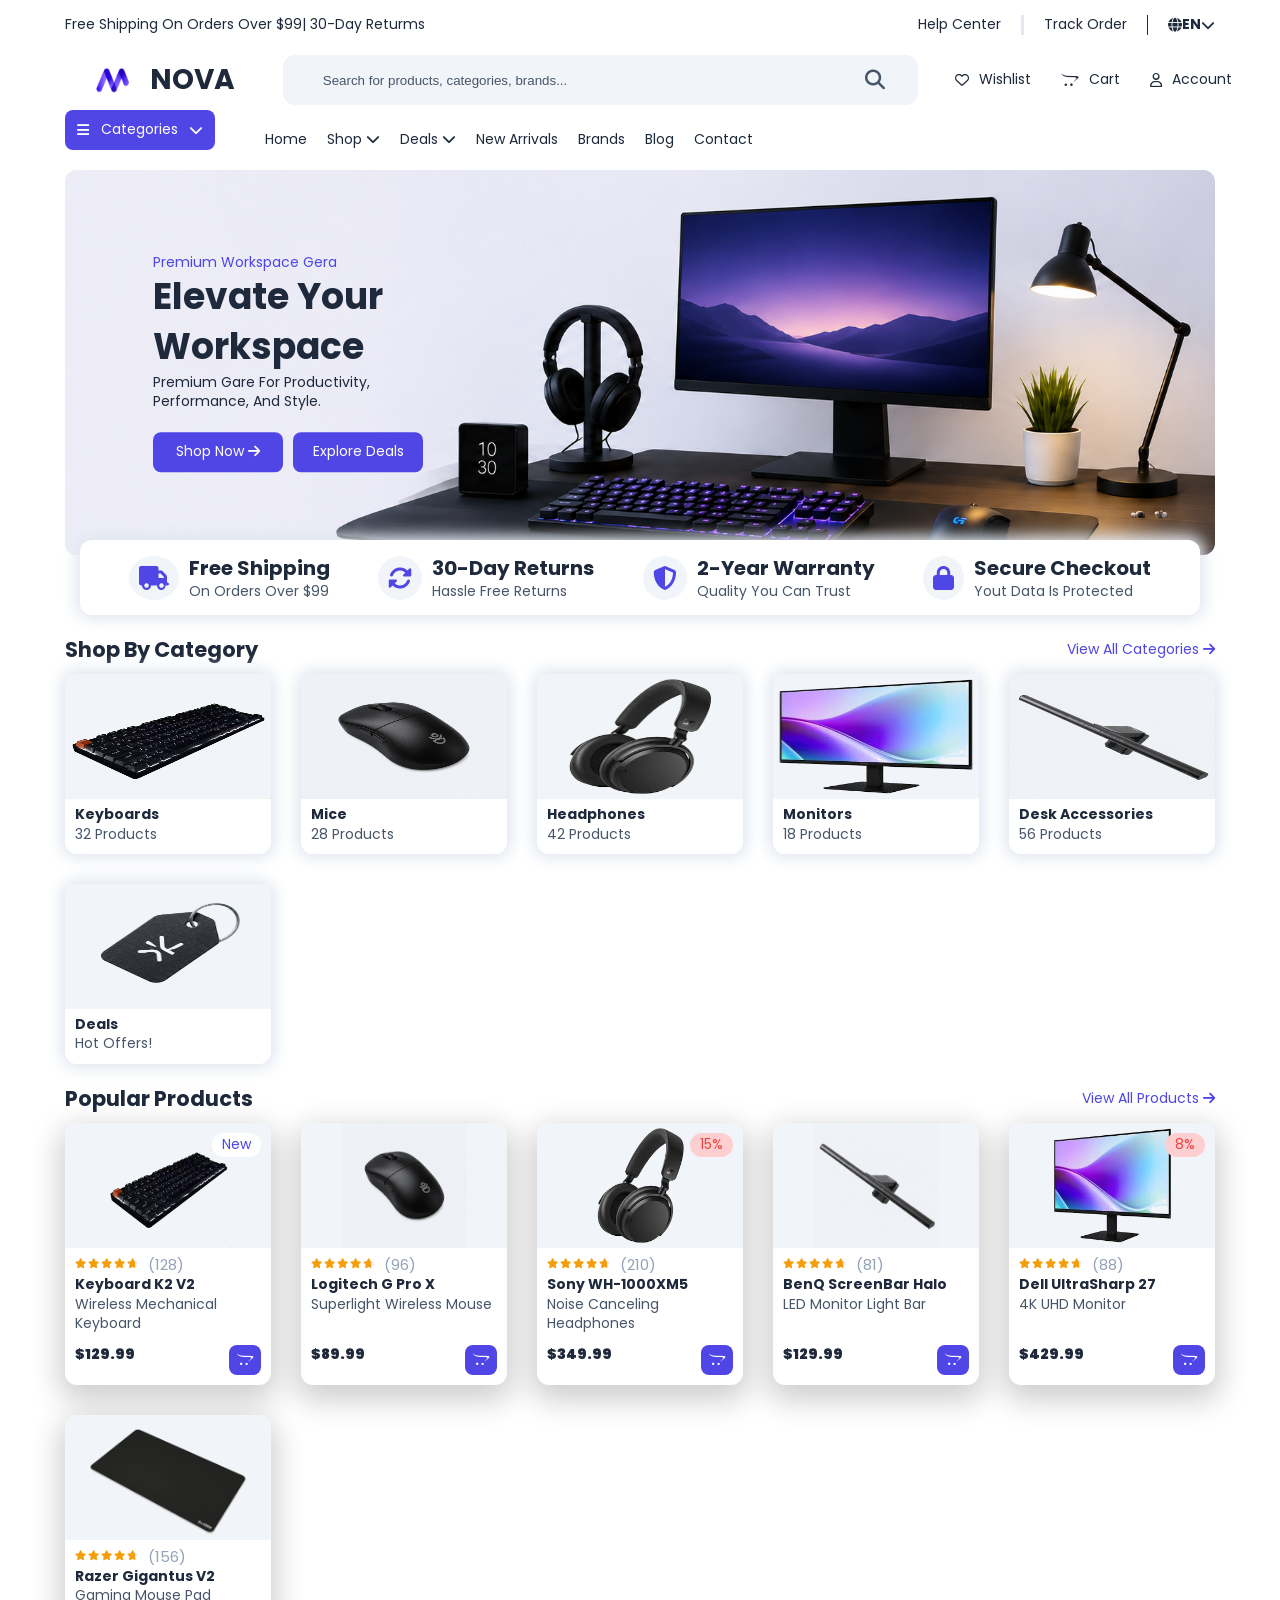
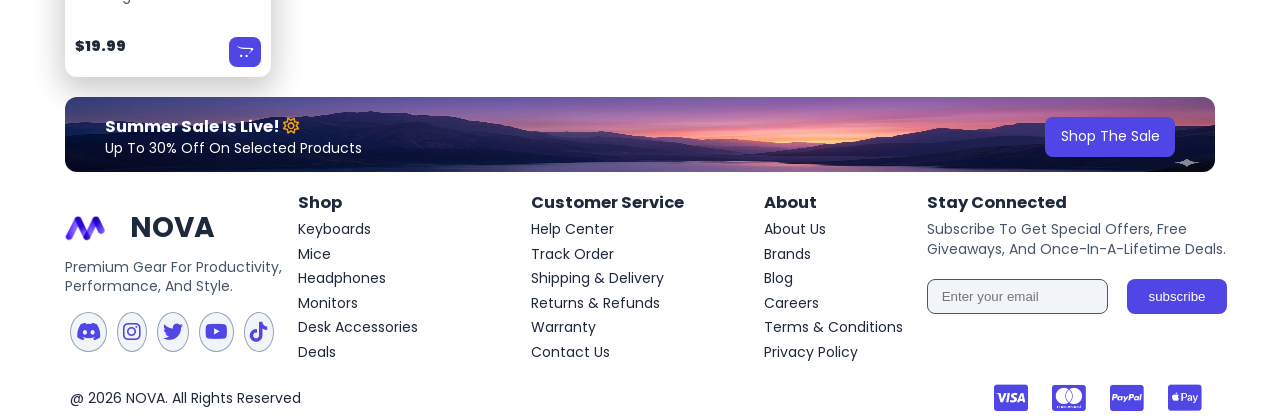
<file: index.html>
<!DOCTYPE html>
<html lang="en">

<head>
    <meta charset="UTF-8">
    <meta name="viewport" content="width=device-width, initial-scale=1.0">
    <title>NOVA | Modern E-Commerce Website</title>
    <link rel="stylesheet" href="css/home.css" />
    <link rel="stylesheet" href="https://cdnjs.cloudflare.com/ajax/libs/font-awesome/6.7.2/css/all.min.css">

    <link rel="preconnect" href="https://fonts.googleapis.com">
    <link rel="preconnect" href="https://fonts.gstatic.com" crossorigin="anonymous">

    <link href="https://fonts.googleapis.com/css2?family=Poppins:wght@400;500;600;700;800&display=swap" rel="stylesheet">
</head>

<body>
    <header>
        <div class="top-bar container">
            <div>
                <p> free shipping on orders over $99  </p>
                <p> | 30-day returms </p>
            </div>
            <div>
                <a href=""> help center </a>
                <span></span>
                <a href=""> track order </a>
                <span></span>
                <div class="dropdown-Language">
                    <div>
                        <i class="fa-solid fa-globe"></i>
                        <b>EN</b>
                        <i class="fa-solid fa-chevron-down"></i>
                    </div>
                    <ul>
                        <li> <p>Arabic</p> </li>
                        <li> <p>English</p> </li>
                        <li> <p>Spanish</p> </li>
                        <li> <p>French</p> </li>
                    </ul>
                </div>
            </div>
        </div>

        <div class="mine-header ">
            <div class="medie-mobile">
                <i class="fa-solid fa-bars"></i>
            </div>

            <div>
                <a href="index.html">
                    <img src="img/logo.png " alt="logo" />
                    <h1> NOVA </h1>
                </a>
            </div>

            <div class="search">
                <input type="search" placeholder="Search for products, categories, brands..." />
                <button type="submit">
                    <i class="fa-solid fa-magnifying-glass"></i>
                </button>
            </div>
            <div>
                <div>
                    <a href="Wishlist.html">
                        <i class="fa-regular fa-heart"></i>
                        <p> wishlist </p>
                    </a>
                </div>
                <div>
                    <a href="cart.html">
                        <i class="fa-brands fa-opencart"></i>
                        <p> cart </p>
                    </a>
                </div>
                <div>
                    <a href="Login-SignUp.html">
                        <i class="fa-regular fa-user"></i>
                        <p> account </p>
                    </a>
                </div>
            </div>
        </div>

        <nav class="container">
            <div>
                <i class="fa-solid fa-bars"></i>
                <p> categories </p>
                <i class="fa-solid fa-chevron-down"></i>
                <ul class="dropdown-categories">
                    <li> <a href=""> Keyboards </a> </li>
                    <li> <a href=""> Mice </a> </li>
                    <li> <a href=""> Headsets </a> </li>
                    <li> <a href=""> Monitors </a> </li>
                </ul>
            </div>
            <ul class="navbar">
                <li> <a href="index.html"> home </a> </li>

                <li class="dropdown-shop">
                    <a> shop </a>
                    <i class="fa-solid fa-chevron-down"></i>
                    <ul>
                        <li> <a href="shop.html"> All Products </a> </li>
                        <li> <a href=""> New Arrivals </a> </li>
                        <li> <a href=""> Best Sellers </a> </li>
                        <li> <a href=""> Deals </a> </li>
                    </ul>
                </li>
                <li class="dropdown-deals">
                    <a> deals </a>
                    <i class="fa-solid fa-chevron-down"></i>
                    <ul>
                        <li> <a href=""> All Deals </a> </li>
                        <li> <a href=""> Summer Sale </a> </li>
                        <li> <a href=""> Flash Deals </a> </li>
                        <li> <a href=""> Clearance </a> </li>
                    </ul>
                </li>
                <li> <a> new arrivals</a> </li>
                <li> <a> brands </a> </li>
                <li> <a> blog </a> </li>
                <li> <a> contact </a> </li>
            </ul>

        </nav>

    </header>
    <main>
        <section class="hero container">
            <div class="my-relative ">
                <img class="imgg" src="img/hero.png" alt="hero" />

                <div class="hero-text">
                    <b> premium workspace gera </b>
                    <h2> elevate your workspace</h2>
                    <p>  premium gare for productivity, performance, and style. </p>
                    <div class="hero-btn">
                        <a href="shop.html">
                            shop now
                            <i class="fa-solid fa-arrow-right"></i>
                        </a>
                        <a> explore deals </a>
                    </div>
                </div>
            </div>
            <div class="four-log">
                <div class="log">
                    <i class="fa-solid fa-truck"></i>
                    <div>
                        <h2> free shipping </h2>
                        <p> on orders over $99 </p>
                    </div>
                </div>
                <div class="log">
                    <i class="fa-solid fa-rotate"></i>
                    <div>
                        <h2> 30-day returns </h2>
                        <p> hassle free returns </p>

                    </div>
                </div>
                <div class="log">
                    <i class="fa-solid fa-shield-halved"></i>
                    <div>
                        <h2> 2-year warranty</h2>
                        <p> quality you can trust </p>
                    </div>
                </div>
                <div class="log">
                    <i class="fa-solid fa-lock"></i>
                    <div>
                        <h2> secure checkout </h2>
                        <p> yout data is protected</p>
                    </div>
                </div>
            </div>
        </section>

        <section class=" category container ">
            <div class="category-text">
                <h2> shop by category </h2>
                <a href="">
                    view all categories
                    <i class="fa-solid fa-arrow-right"></i>
                </a>
            </div>
            <div class="category-card">
                <a href="">
                    <img src="img/items/Keyboards.png" alt="keyboards " />
                    <h4> keyboards </h4>
                    <p> 32 products</p>
                </a>
                <a href="">
                    <img src="img/items/Mice.png" alt="mice" />
                    <h4> mice </h4>
                    <p> 28 products</p>
                </a>
                <a href="">
                    <img src="img/items/Headphones.png" alt="headphones" />
                    <h4> headphones </h4>
                    <p> 42 products</p>
                </a>
                <a href="">
                    <img src="img/items/Monitors.png" alt="monitors" />
                    <h4> monitors </h4>
                    <p> 18 products</p>
                </a>
                <a href="">
                    <img src="img/items/desk-accessories.png" alt="desk accessories" />
                    <h4> desk accessories </h4>
                    <p> 56 products</p>
                </a>
                <a href="">
                    <img src="img/items/Price-tag.png" alt="deals" />
                    <h4> deals </h4>
                    <p> hot offers! </p>
                </a>
            </div>
        </section>

        <section class=" popular container ">
            <div class="popular-text">
                <h2> popular products </h2>
                <a href="">
                    view all products
                    <i class="fa-solid fa-arrow-right"></i>
                </a>
            </div>
            <article class="popular-card">
                <div>
                    <a href="">
                        <span class="product-condition">new</span>
                        <img src="img/items/Keyboards.png" alt="keyboards " />
                        <div class="star">
                            <h3>
                                <i class="fa-solid fa-star"></i>
                                <i class="fa-solid fa-star"></i>
                                <i class="fa-solid fa-star"></i>
                                <i class="fa-solid fa-star"></i>
                                <i class="fa-solid fa-star"></i>
                            </h3>
                            <p> (128) </p>
                        </div>
                        <div class="popular-card-text">
                            <h4> keyboard k2 v2 </h4>
                            <p> wireless mechanical keyboard </p>
                        </div>
                    </a>
                    <div class="popular-card-precious">
                        <b>$129.99</b>

                        <button type="button">
                            <i class="fa-brands fa-opencart"></i>
                        </button>
                    </div>
                </div>

                <div>
                    <a href="">
                        <img src="img/items/Mice.png" alt="mice" />
                        <div class="star">
                            <h3>
                                <i class="fa-solid fa-star"></i>
                                <i class="fa-solid fa-star"></i>
                                <i class="fa-solid fa-star"></i>
                                <i class="fa-solid fa-star"></i>
                                <i class="fa-solid fa-star"></i>
                            </h3>
                            <p> (96) </p>
                        </div>
                        <div class="popular-card-text">
                            <h4> logitech g pro x </h4>
                            <p> superlight wireless mouse </p>
                        </div>
                    </a>
                    <div class="popular-card-precious">
                        <b>$89.99</b>
                        <button type="button">
                            <i class="fa-brands fa-opencart"></i>
                        </button>
                    </div>
                </div>

                <div>
                    <a href="Product-Details-Page.html">
                        <span class="discount"> 15% </span>
                        <img src="img/items/Headphones.png" alt="headphones" />
                        <div class="star">
                            <h3>
                                <i class="fa-solid fa-star"></i>
                                <i class="fa-solid fa-star"></i>
                                <i class="fa-solid fa-star"></i>
                                <i class="fa-solid fa-star"></i>
                                <i class="fa-solid fa-star"></i>
                            </h3>
                            <p> (210) </p>
                        </div>
                        <div class="popular-card-text">
                            <h4> sony WH-1000XM5 </h4>
                            <p> noise canceling headphones </p>
                        </div>
                    </a>

                    <div class="popular-card-precious">
                        <b>$349.99</b>
                        <button type="button">
                            <i class="fa-brands fa-opencart"></i>
                        </button>
                    </div>
                </div>

                <div>
                    <a href="">
                        <img src="img/items/desk-accessories.png" alt="monitors" />
                        <div class="star">
                            <h3>
                                <i class="fa-solid fa-star"></i>
                                <i class="fa-solid fa-star"></i>
                                <i class="fa-solid fa-star"></i>
                                <i class="fa-solid fa-star"></i>
                                <i class="fa-solid fa-star"></i>
                            </h3>
                            <p> (81) </p>
                        </div>
                        <div class="popular-card-text">
                            <h4> benQ screenBar halo </h4>
                            <p> LED monitor light bar </p>
                        </div>
                    </a>
                    <div class="popular-card-precious">
                        <b>$129.99</b>
                        <button type="button">
                            <i class="fa-brands fa-opencart"></i>
                        </button>
                    </div>
                </div>

                <div>
                    <a href="">
                        <span class="discount"> 8% </span>
                        <img src="img/items/Monitors.png" alt="monitors" />
                        <div class="star">
                            <h3>
                                <i class="fa-solid fa-star"></i>
                                <i class="fa-solid fa-star"></i>
                                <i class="fa-solid fa-star"></i>
                                <i class="fa-solid fa-star"></i>
                                <i class="fa-solid fa-star"></i>
                            </h3>
                            <p> (88) </p>
                        </div>
                        <div class="popular-card-text">
                            <h4> dell ultraSharp 27 </h4>
                            <p> 4K UHD monitor </p>
                        </div>
                    </a>
                    <div class="popular-card-precious">
                        <b>$429.99</b>
                        <button type="button">
                            <i class="fa-brands fa-opencart"></i>
                        </button>
                    </div>

                </div>

                <div>
                    <a href="">
                        <img src="img/items/Gaming-Mouse-pad.png" alt="monitors" />
                        <div class="star">
                            <h3>
                                <i class="fa-solid fa-star"></i>
                                <i class="fa-solid fa-star"></i>
                                <i class="fa-solid fa-star"></i>
                                <i class="fa-solid fa-star"></i>
                                <i class="fa-solid fa-star"></i>
                            </h3>
                            <p> (156) </p>
                        </div>
                        <div class="popular-card-text">
                            <h4> razer gigantus V2 </h4>
                            <p> gaming mouse pad </p>
                        </div>
                    </a>
                    <div class="popular-card-precious">
                        <b>$19.99</b>
                        <button type="button">
                            <i class="fa-brands fa-opencart"></i>
                        </button>
                    </div>

                </div>
            </article>
        </section>

        <section class="summer container">
            <img src="img/sammer.jpg" />
            <div>
                <div class="summer-text">
                    <h3>
                        summer sale is live!
                        <i class="fa-regular fa-sun"></i>
                    </h3>
                    <p>up to 30% off on selected products </p>
                </div>
                <div class="summer-link">
                    <a href="">
                        shop the sale
                    </a>
                </div>
            </div>
        </section>

    </main>

    <footer id="footer" class="container">

        <div class="footer-content">

            <div class="footer-header">
                <h1>
                    <img src="img/logo.png " alt="logo" />
                    NOVA
                </h1>
                <p> premium gear for productivity, performance, and style. </p>
                <aside>
                    <a href=""> <i class="fa-brands fa-discord"></i> </a>
                    <a href=""> <i class="fa-brands fa-instagram"></i> </a>
                    <a href=""> <i class="fa-brands fa-twitter"></i> </a>
                    <a href=""> <i class="fa-brands fa-youtube"></i> </a>
                    <a href=""> <i class="fa-brands fa-tiktok"></i> </a>
                </aside>
            </div>

            <div>
                <div class="footer-text">
                    <h3> shop </h3>
                    <i class="fa-solid fa-chevron-down"></i>
                </div>
                <ul>
                    <li>
                        <a href=""> keyboards </a>
                    </li>
                    <li>
                        <a href=""> mice </a>
                    </li>
                    <li>
                        <a href=""> headphones </a>
                    </li>
                    <li>
                        <a href=""> monitors </a>
                    </li>
                    <li>
                        <a href=""> desk accessories </a>
                    </li>
                    <li>
                        <a href=""> deals </a>
                    </li>
                </ul>
            </div>

            <div>
                <div class="footer-text">
                    <h3> customer service </h3>
                    <i class="fa-solid fa-chevron-down"></i>
                </div>
                <ul>
                    <li> <a href=""> help center </a> </li>
                    <li> <a href=""> track order </a> </li>
                    <li> <a href=""> shipping & delivery </a> </li>
                    <li> <a href=""> returns & refunds </a> </li>
                    <li> <a href=""> warranty </a> </li>
                    <li> <a href=""> contact us </a> </li>
                </ul>
            </div>

            <div>
                <div class="footer-text">
                    <h3> about </h3>
                    <i class="fa-solid fa-chevron-down"></i>
                </div>
                <ul>
                    <li> <a href=""> about us </a> </li>
                    <li> <a href=""> brands </a> </li>
                    <li> <a href=""> blog </a> </li>
                    <li> <a href=""> careers </a> </li>
                    <li> <a href=""> terms & conditions </a> </li>
                    <li> <a href=""> privacy policy </a> </li>
                </ul>
            </div>

            <div>
                <div class="footer-text">
                    <h3> stay connected </h3>
                    <p> subscribe to get special offers, free giveaways, and once-in-a-lifetime deals. </p>
                </div>

                <div class="input-btn">
                    <input placeholder=" Enter your email " />
                    <button type="submit"> subscribe </button>
                </div>

            </div>

        </div>

        <div>
            <p> @ 2026 NOVA. all rights reserved </p>
            <div>
                <a href="">
                    <i class="fa-brands fa-cc-visa"></i>
                </a>

                <a href="">
                    <i class="fa-brands fa-cc-mastercard"></i>
                </a>

                <a href="">
                    <i class="fa-brands fa-cc-paypal"></i>
                </a>

                <a>
                    <i class="fa-brands fa-cc-apple-pay"></i>
                </a>

            </div>
        </div>
    </footer>

</body>



</html>
</file>
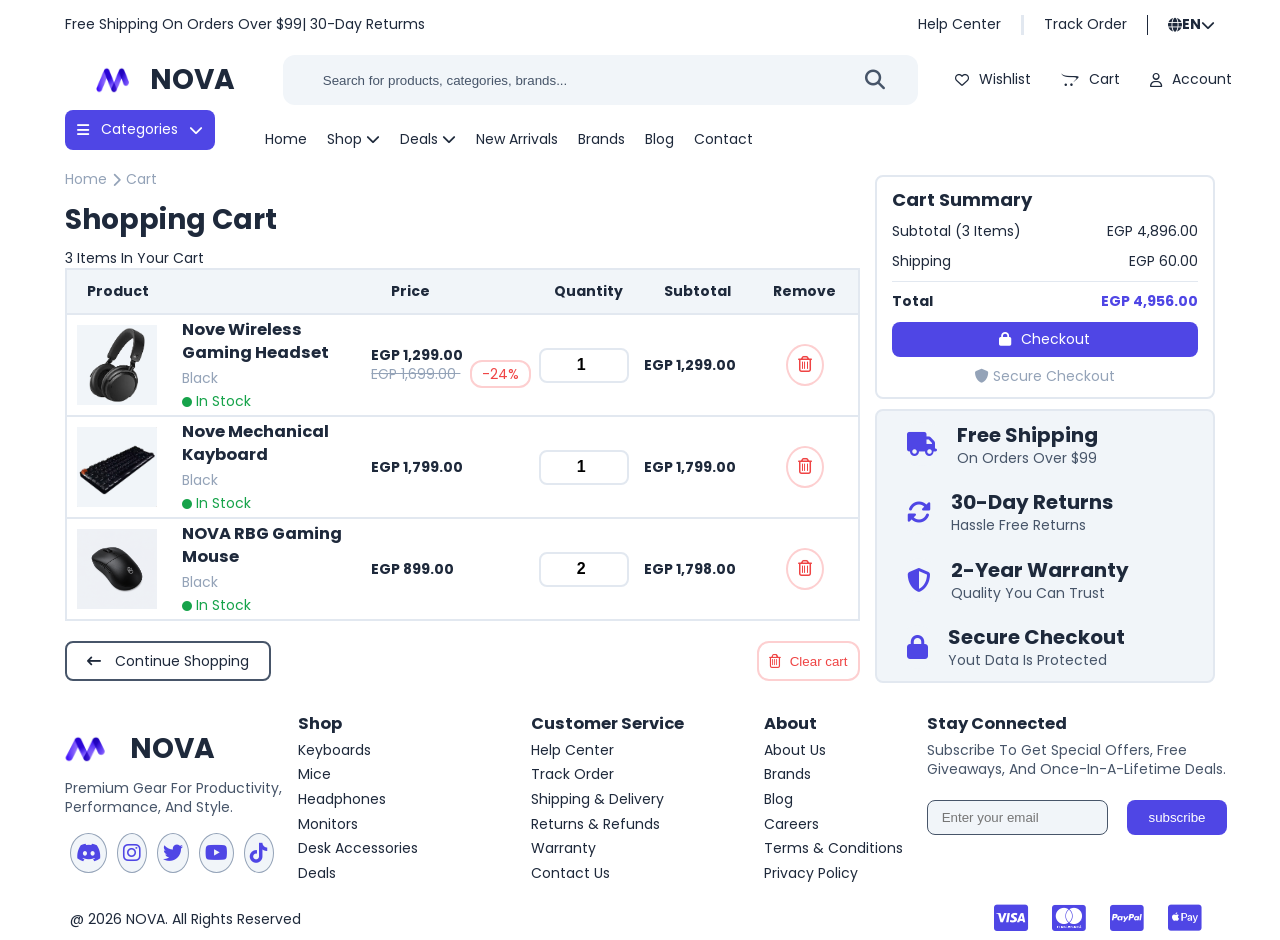
<file: cart.html>
<!DOCTYPE html>
<html lang="en">

<head>
    <meta charset="UTF-8">
    <meta name="viewport" content="width=device-width, initial-scale=1.0">
    <title>NOVA | Cart</title>
    <link rel="stylesheet" href="css/home.css" />
    <link rel="stylesheet" href="css/shop.css" />
    <link rel="stylesheet" href="css/cart.css" />

    <link rel="stylesheet" href="https://cdnjs.cloudflare.com/ajax/libs/font-awesome/6.7.2/css/all.min.css">

    <link rel="preconnect" href="https://fonts.googleapis.com">
    <link rel="preconnect" href="https://fonts.gstatic.com" crossorigin="anonymous">

    <link href="https://fonts.googleapis.com/css2?family=Poppins:wght@400;500;600;700;800&display=swap" rel="stylesheet">
</head>

<body>
    <header>
        <div class="top-bar container">
            <div>
                <p> free shipping on orders over $99  </p>
                <p> | 30-day returms </p>
            </div>
            <div>
                <a href=""> help center </a>
                <span></span>
                <a href=""> track order </a>
                <span></span>
                <div class="dropdown-Language">
                    <div>
                        <i class="fa-solid fa-globe"></i>
                        <b>EN</b>
                        <i class="fa-solid fa-chevron-down"></i>
                    </div>
                    <ul>
                        <li> <p>Arabic</p> </li>
                        <li> <p>English</p> </li>
                        <li> <p>Spanish</p> </li>
                        <li> <p>French</p> </li>
                    </ul>
                </div>
            </div>
        </div>

        <div class="mine-header ">
            <div class="medie-mobile">
                <i class="fa-solid fa-bars"></i>
            </div>

            <div>
                <a href="index.html">
                    <img src="img/logo.png " alt="logo" />
                    <h1> NOVA </h1>
                </a>
            </div>

            <div class="search">
                <input type="search" placeholder="Search for products, categories, brands..." />
                <button type="submit">
                    <i class="fa-solid fa-magnifying-glass"></i>
                </button>
            </div>
            <div>
                <div>
                    <a href="Wishlist.html">
                        <i class="fa-regular fa-heart"></i>
                        <p> wishlist </p>
                    </a>
                </div>
                <div>
                    <a href="cart.html">
                        <i class="fa-brands fa-opencart"></i>
                        <p> cart </p>
                    </a>
                </div>
                <div>
                    <a href="Login-SignUp.html">
                        <i class="fa-regular fa-user"></i>
                        <p> account </p>
                    </a>
                </div>
            </div>
        </div>

        <nav class="container">
            <div>
                <i class="fa-solid fa-bars"></i>
                <p> categories </p>
                <i class="fa-solid fa-chevron-down"></i>
                <ul class="dropdown-categories">
                    <li> <a href=""> Keyboards </a> </li>
                    <li> <a href=""> Mice </a> </li>
                    <li> <a href=""> Headsets </a> </li>
                    <li> <a href=""> Monitors </a> </li>
                </ul>
            </div>
            <ul class="navbar">
                <li> <a href="index.html"> home </a> </li>

                <li class="dropdown-shop">
                    <a> shop </a>
                    <i class="fa-solid fa-chevron-down"></i>
                    <ul>
                        <li> <a href=""> All Products </a> </li>
                        <li> <a href=""> New Arrivals </a> </li>
                        <li> <a href=""> Best Sellers </a> </li>
                        <li> <a href=""> Deals </a> </li>
                    </ul>
                </li>
                <li class="dropdown-deals">
                    <a> deals </a>
                    <i class="fa-solid fa-chevron-down"></i>
                    <ul>
                        <li> <a href=""> All Deals </a> </li>
                        <li> <a href=""> Summer Sale </a> </li>
                        <li> <a href=""> Flash Deals </a> </li>
                        <li> <a href=""> Clearance </a> </li>
                    </ul>
                </li>
                <li> <a> new arrivals</a> </li>
                <li> <a> brands </a> </li>
                <li> <a> blog </a> </li>
                <li> <a> contact </a> </li>
            </ul>

        </nav>

    </header>

    <form class="full container">
        <div class="cart-left">
            <div class="head-text">
                <div>
                    <p>home</p>
                    <i class="fa-solid fa-chevron-right"></i>
                    <p> cart </p>

                </div>
                <h1> shopping cart </h1>
                <p> 3 items in your cart </p>
            </div>

            <table>
                <thead>
                    <tr>
                        <th> product </th>
                        <th> price </th>
                        <th> quantity </th>
                        <th> subtotal </th>
                        <th> remove </th>
                    </tr>
                </thead>

                <tbody>
                    <tr>
                        <td class="td-img">
                            <img src="img/items/Headphones.png" />
                            <div>
                                <h3> nove wireless gaming headset </h3>
                                <p> black </p>
                                <p>
                                    <i class="fa-solid fa-circle"></i>
                                    in stock
                                </p>
                            </div>
                        </td>

                        <td class="td-price">
                            <b> EGP 1,299.00 </b>
                            <div>
                                <del> EGP 1,699.00 </del>
                                <span> -24% </span>
                            </div>
                        </td>

                        <td>
                            <input type="number" min="0" max="5" value="1" />
                        </td>

                        <td>
                            <b> EGP 1,299.00 </b>
                        </td>

                        <td>
                            <button type="button">
                                <i class="fa-regular fa-trash-can"></i>
                            </button>
                        </td>
                    </tr>

                    <tr>
                        <td class="td-img">
                            <img src="img/items/Keyboards.png" />
                            <div>
                                <h3> nove mechanical kayboard  </h3>
                                <p> black </p>
                                <p>
                                    <i class="fa-solid fa-circle"></i>
                                    in stock
                                </p>
                            </div>
                        </td>

                        <td class="td-price">
                            <b> EGP 1,799.00 </b>
                        </td>

                        <td>
                            <input type="number" min="0" max="5" value="1" />
                        </td>

                        <td>
                            <b> EGP 1,799.00 </b>
                        </td>

                        <td>
                            <button type="button">
                                <i class="fa-regular fa-trash-can"></i>
                            </button>
                        </td>
                    </tr>

                    <tr>
                        <td class="td-img">
                            <img src="img/items/Mice.png" />
                            <div>
                                <h3> NOVA RBG gaming mouse  </h3>
                                <p> black </p>
                                <p>
                                    <i class="fa-solid fa-circle"></i>
                                    in stock
                                </p>
                            </div>
                        </td>

                        <td class="td-price">
                            <b> EGP 899.00 </b>
                        </td>

                        <td>
                            <input type="number" min="0" max="5" value="2" />
                        </td>

                        <td>
                            <b> EGP 1,798.00 </b>
                        </td>

                        <td>
                            <button type="button">
                                <i class="fa-regular fa-trash-can"></i>
                            </button>
                        </td>
                    </tr>

                </tbody>

            </table>

            <div class="cart-btn">
                <a href="shop.html">
                    <i class="fa-solid fa-arrow-left-long"></i>
                    Continue Shopping
                </a>

                <button type="button">
                    <i class="fa-regular fa-trash-can"></i>
                    Clear cart
                </button>
            </div>

        </div>
            
        <div class="cart-right">
            <div>
                <h1> cart summary </h1>
                <div class="right-text1">
                    <p> subtotal (3 items) </p>
                    <p> EGP 4,896.00 </p>
                </div>
                <div class="right-text2">
                    <p> shipping </p>
                    <p> EGP 60.00</p>
                </div>
                <hr />
                <div class="total">
                    <b> total </b>
                    <b> EGP 4,956.00 </b>
                </div>
                <a href="Checkout.html">
                    <i class="fa-solid fa-lock"></i>
                    checkout
                </a>
                <p class="secure">
                    <i class="fa-solid fa-shield"></i>
                    secure checkout
                </p>
            </div>

            <div class="four-loog">
                <div class="log">
                    <i class="fa-solid fa-truck"></i>
                    <div>
                        <h2> free shipping </h2>
                        <p> on orders over $99 </p>
                    </div>
                </div>
                <div class="log">
                    <i class="fa-solid fa-rotate"></i>
                    <div>
                        <h2> 30-day returns </h2>
                        <p> hassle free returns </p>

                    </div>
                </div>
                <div class="log">
                    <i class="fa-solid fa-shield-halved"></i>
                    <div>
                        <h2> 2-year warranty</h2>
                        <p> quality you can trust </p>
                    </div>
                </div>
                <div class="log">
                    <i class="fa-solid fa-lock"></i>
                    <div>
                        <h2> secure checkout </h2>
                        <p> yout data is protected</p>
                    </div>
                </div>
            </div>

        </div>

    </form>

    <footer id="footer" class="container">

        <div class="footer-content">

            <div class="">
                <h1>
                    <img src="img/logo.png " alt="logo" />
                    NOVA
                </h1>
                <p> premium gear for productivity, performance, and style. </p>
                <aside>
                    <a href=""> <i class="fa-brands fa-discord"></i> </a>
                    <a href=""> <i class="fa-brands fa-instagram"></i> </a>
                    <a href=""> <i class="fa-brands fa-twitter"></i> </a>
                    <a href=""> <i class="fa-brands fa-youtube"></i> </a>
                    <a href=""> <i class="fa-brands fa-tiktok"></i> </a>
                </aside>
            </div>

            <div>
                <div class="footer-text">
                    <h3> shop </h3>
                    <i class="fa-solid fa-chevron-down"></i>
                </div>
                <ul>
                    <li>
                        <a href=""> keyboards </a>
                    </li>
                    <li>
                        <a href=""> mice </a>
                    </li>
                    <li>
                        <a href=""> headphones </a>
                    </li>
                    <li>
                        <a href=""> monitors </a>
                    </li>
                    <li>
                        <a href=""> desk accessories </a>
                    </li>
                    <li>
                        <a href=""> deals </a>
                    </li>
                </ul>
            </div>

            <div>
                <div class="footer-text">
                    <h3> customer service </h3>
                    <i class="fa-solid fa-chevron-down"></i>
                </div>
                <ul>
                    <li> <a href=""> help center </a> </li>
                    <li> <a href=""> track order </a> </li>
                    <li> <a href=""> shipping & delivery </a> </li>
                    <li> <a href=""> returns & refunds </a> </li>
                    <li> <a href=""> warranty </a> </li>
                    <li> <a href=""> contact us </a> </li>
                </ul>
            </div>

            <div>
                <div class="footer-text">
                    <h3> about </h3>
                    <i class="fa-solid fa-chevron-down"></i>
                </div>
                <ul>
                    <li> <a href=""> about us </a> </li>
                    <li> <a href=""> brands </a> </li>
                    <li> <a href=""> blog </a> </li>
                    <li> <a href=""> careers </a> </li>
                    <li> <a href=""> terms & conditions </a> </li>
                    <li> <a href=""> privacy policy </a> </li>
                </ul>
            </div>

            <div>
                <div class="footer-text">
                    <h3> stay connected </h3>
                    <p> subscribe to get special offers, free giveaways, and once-in-a-lifetime deals. </p>
                </div>

                <div class="input-btn">
                    <input placeholder=" Enter your email " />
                    <button type="submit"> subscribe </button>
                </div>

            </div>

        </div>

        <div>
            <p> @ 2026 NOVA. all rights reserved </p>
            <div>
                <a href="">
                    <i class="fa-brands fa-cc-visa"></i>
                </a>

                <a href="">
                    <i class="fa-brands fa-cc-mastercard"></i>
                </a>

                <a href="">
                    <i class="fa-brands fa-cc-paypal"></i>
                </a>

                <a>
                    <i class="fa-brands fa-cc-apple-pay"></i>
                </a>

            </div>
        </div>
    </footer>
</body>
</html>
</file>
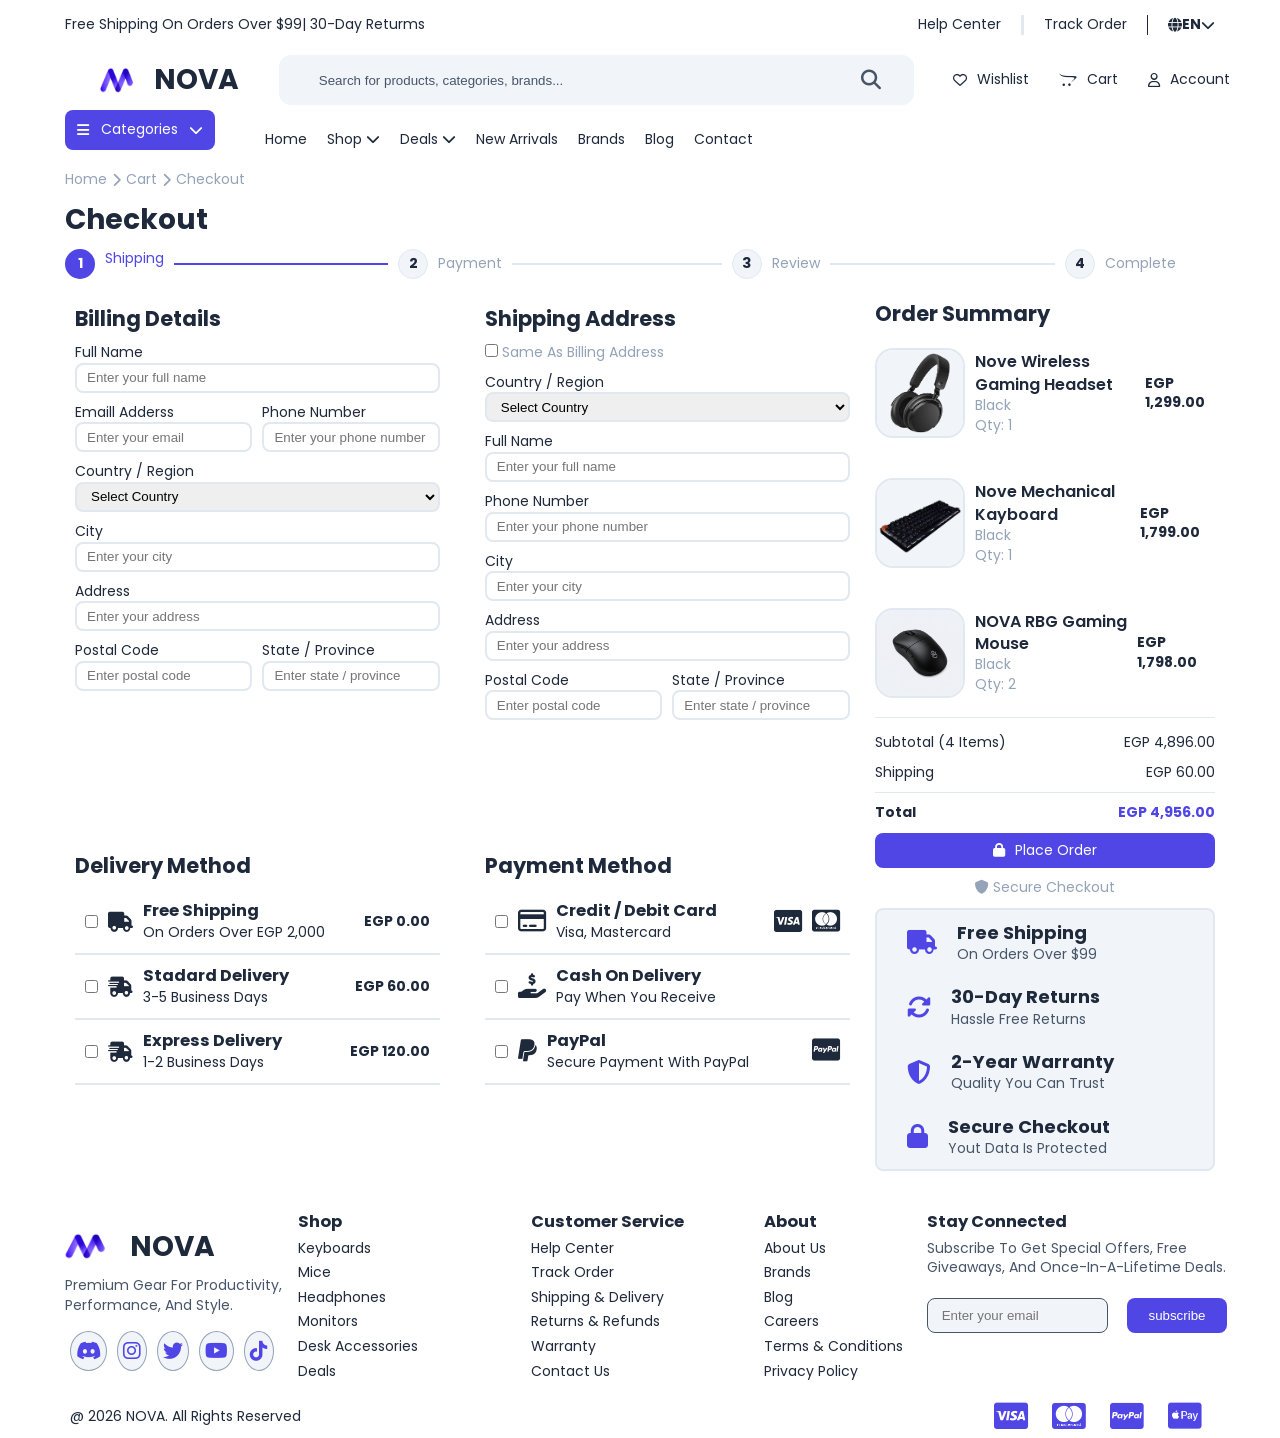
<file: Checkout.html>
<!DOCTYPE html>
<html lang="en">

<head>
    <meta charset="UTF-8">
    <meta name="viewport" content="widtd=device-widtd, initial-scale=1.0">
    <title>NOVA | Checkout</title>
    <link rel="stylesheet" href="css/home.css" />
    <link rel="stylesheet" href="css/shop.css" />
    <link rel="stylesheet" href="css/cart.css" />
    <link rel="stylesheet" href="css/Checkout.css" />

    <link rel="stylesheet" href="https://cdnjs.cloudflare.com/ajax/libs/font-awesome/6.7.2/css/all.min.css">

    <link rel="preconnect" href="https://fonts.googleapis.com">
    <link rel="preconnect" href="https://fonts.gstatic.com" crossorigin="anonymous">

    <link href="https://fonts.googleapis.com/css2?family=Poppins:wght@400;500;600;700;800&display=swap" rel="stylesheet">
</head>

<body>
    <header>
        <div class="top-bar container">
            <div>
                <p> free shipping on orders over $99  </p>
                <p> | 30-day returms </p>
            </div>
            <div>
                <a href=""> help center </a>
                <span></span>
                <a href=""> track order </a>
                <span></span>
                <div class="dropdown-Language">
                    <div>
                        <i class="fa-solid fa-globe"></i>
                        <b>EN</b>
                        <i class="fa-solid fa-chevron-down"></i>
                    </div>
                    <ul>
                        <li> <p>Arabic</p> </li>
                        <li> <p>English</p> </li>
                        <li> <p>Spanish</p> </li>
                        <li> <p>French</p> </li>
                    </ul>
                </div>
            </div>
        </div>

        <div class="mine-header ">
            <div class="medie-mobile">
                <i class="fa-solid fa-bars"></i>
            </div>

            <div>
                <img src="img/logo.png " alt="logo" />
                <h1> NOVA </h1>
            </div>

            <div class="search">
                <input type="search" placeholder="Search for products, categories, brands..." />
                <button type="submit">
                    <i class="fa-solid fa-magnifying-glass"></i>
                </button>
            </div>
            <div>
                <div>
                    <a href="Wishlist.html">
                        <i class="fa-regular fa-heart"></i>
                        <p> wishlist </p>
                    </a>
                </div>
                <div>
                    <a href="cart.html">
                        <i class="fa-brands fa-opencart"></i>
                        <p> cart </p>
                    </a>
                </div>
                <div>
                    <a href="Login-SignUp.html">
                        <i class="fa-regular fa-user"></i>
                        <p> account </p>
                    </a>
                </div>
            </div>
        </div>

        <nav class="container">
            <div>
                <i class="fa-solid fa-bars"></i>
                <p> categories </p>
                <i class="fa-solid fa-chevron-down"></i>
                <ul class="dropdown-categories">
                    <li> <a href=""> Keyboards </a> </li>
                    <li> <a href=""> Mice </a> </li>
                    <li> <a href=""> Headsets </a> </li>
                    <li> <a href=""> Monitors </a> </li>
                </ul>
            </div>
            <ul class="navbar">
                <li> <a href="index.html"> home </a> </li>

                <li class="dropdown-shop">
                    <a> shop </a>
                    <i class="fa-solid fa-chevron-down"></i>
                    <ul>
                        <li> <a href=""> All Products </a> </li>
                        <li> <a href=""> New Arrivals </a> </li>
                        <li> <a href=""> Best Sellers </a> </li>
                        <li> <a href=""> Deals </a> </li>
                    </ul>
                </li>
                <li class="dropdown-deals">
                    <a> deals </a>
                    <i class="fa-solid fa-chevron-down"></i>
                    <ul>
                        <li> <a href=""> All Deals </a> </li>
                        <li> <a href=""> Summer Sale </a> </li>
                        <li> <a href=""> Flash Deals </a> </li>
                        <li> <a href=""> Clearance </a> </li>
                    </ul>
                </li>
                <li> <a> new arrivals</a> </li>
                <li> <a> brands </a> </li>
                <li> <a> blog </a> </li>
                <li> <a> contact </a> </li>
            </ul>

        </nav>

    </header>

    <div class="head-text container">
        <div>
            <p>home</p>
            <i class="fa-solid fa-chevron-right"></i>
            <p> cart </p>
            <i class="fa-solid fa-chevron-right"></i>
            <p> checkout </p>
        </div>
        <h1> checkout </h1>
        <div class="s4s">
            <div class="part1">
                <span> 1 </span>
                <p> shipping </p>
                <hr />
            </div>

            <div class="part">
                <span> 2 </span>
                <p> payment </p>
                <hr />
            </div>

            <div class="part">
                <span> 3 </span>
                <p> review </p>
                <hr />
            </div>

            <div class="part">
                <span> 4 </span>
                <p> complete </p>
            </div>
        </div>
    </div>

    <section class="checkout-full container">

        <form class="lefto">
            <div>
                <h2> billing details </h2>
                <div>
                    <p> full name </p>
                    <input class="full-name" type="text" placeholder="Enter your full name" />
                </div>
                <div class="emaill-number">
                    <div>
                        <p> emaill adderss </p>
                        <input class="emaill" type="email" placeholder="Enter your email" />
                    </div>

                    <div>
                        <p> phone number </p>
                        <input class="phone-number" type="text" placeholder="Enter your phone number" />
                    </div>
                </div>

                <div>
                    <p> country / region </p>
                    <select class="country" id="country" name="country">
                        Select country
                        <option value="">Select Country</option>
                        <option value="egypt">Egypt</option>
                        <option value="saudi-arabia">Saudi Arabia</option>
                        <option value="uae">United Arab Emirates</option>
                    </select>
                </div>

                <div>
                    <p> city </p>
                    <input class="city" type="text" placeholder="Enter your city" />
                </div>

                <div>
                    <p> address </p>
                    <input class="address" type="text" placeholder="Enter your address" />
                </div>
                <div class="postal-state">
                    <div>
                        <p> postal code </p>
                        <input class="postal" type="number" placeholder="Enter postal code" />
                    </div>
                    <div>
                        <p> state / province </p>
                        <input class="state" type="text" placeholder="Enter state / province" />
                    </div>
                </div>
            </div>

            <div>
                <h2> shipping address </h2>
                <div class="check">
                    <input type="checkbox" />
                    same as billing address
                </div>

                <div>
                    <p> country / region </p>
                    <select class="country" id="country" name="country">
                        Select country
                        <option value="">Select Country</option>
                        <option value="egypt">Egypt</option>
                        <option value="saudi-arabia">Saudi Arabia</option>
                        <option value="uae">United Arab Emirates</option>
                    </select>
                </div>

                <div>
                    <p> full name </p>
                    <input class="full-name" type="text" placeholder="Enter your full name" />
                </div>

                <div>
                    <p> phone number </p>
                    <input class="phone-number" type="text" placeholder="Enter your phone number" />
                </div>

                <div>
                    <p> city </p>
                    <input class="city" type="text" placeholder="Enter your city" />
                </div>

                <div>
                    <p> address </p>
                    <input class="address" type="text" placeholder="Enter your address" />
                </div>

                <div class="postal-state">
                    <div>
                        <p> postal code </p>
                        <input class="postal" type="number" placeholder="Enter postal code" />
                    </div>

                    <div>
                        <p> state / province </p>
                        <input class="state" type="text" placeholder="Enter state / province" />
                    </div>
                </div>
            </div>

            <div>
                <h2> delivery method </h2>
                <div>
                    <div class="col">
                        <div class="delivery-text">
                            <input type="checkbox" />
                            <i class="fa-solid fa-truck"></i>
                            <div>
                                <h3> free shipping </h3>
                                <p> on orders over EGP 2,000 </p>
                            </div>
                        </div>
                        <div>
                            <b> EGP 0.00 </b>
                        </div>

                    </div>


                    <div class="col">
                        <div class="delivery-text">
                            <input type="checkbox" />
                            <i class="fa-solid fa-truck-fast"></i>
                            <div>
                                <h3> stadard Delivery </h3>
                                <p> 3-5 business days </p>
                            </div>
                        </div>
                        <div>
                            <b>EGP 60.00 </b>
                        </div>
                    </div>


                    <div class="col">
                        <div class="delivery-text">
                            <input type="checkbox" />
                            <i class="fa-solid fa-truck-fast"></i>
                            <div>
                                <h3> express Delivery </h3>
                                <p> 1-2 business days </p>
                            </div>
                        </div>
                        <div>
                            <b>EGP 120.00</b>
                        </div>
                    </div>
                </div>
            </div>

            <div>
                <h2> payment method </h2>
                <div>
                    <div class="colu">
                        <div class="payment-text">
                            <input type="checkbox" />
                            <i class="fa-regular fa-credit-card"></i>
                            <div>
                                <h3> credit / debit card </h3>
                                <p> visa, mastercard </p>
                            </div>
                        </div>
                        <div class="payment-i">
                            <i class="fa-brands fa-cc-visa"></i>
                            <i class="fa-brands fa-cc-mastercard"></i>
                        </div>
                    </div>

                    <div class="colu">
                        <div class="payment-text">
                            <input type="checkbox" />
                            <i class="fa-solid fa-hand-holding-dollar"></i>
                            <div>
                                <h3> cash on delivery </h3>
                                <p> pay when you receive </p>
                            </div>
                        </div>
                    </div>

                    <div class="colu">
                        <div class="payment-text">
                            <input type="checkbox" />
                            <i class="fa-brands fa-paypal"></i>
                            <div>
                                <h3> payPal </h3>
                                <p> secure payment with payPal </p>
                            </div>
                        </div>
                        <div>
                            <i class="fa-brands fa-cc-paypal"></i>
                        </div>
                    </div>
                </div>
            </div>
        </form>

        <form class="re">
            <div class="cart-right">
                <h2> order summary </h2>
                <div class="summary" >
                    <div class="order-summary" >
                        <div class="re-text">
                            <img src="img/items/Headphones.png" />
                            <div>
                                <h3> nove wireless gaming headset </h3>
                                <p> black </p>
                                <p>
                                    qty: 1
                                </p>
                            </div>
                        </div>
                        <div>
                            <b> EGP 1,299.00 </b>
                        </div>
                    </div>

                    <div class="order-summary" >
                        <div class="re-text">
                            <img src="img/items/Keyboards.png" />
                            <div>
                                <h3> nove mechanical kayboard  </h3>
                                <p> black </p>
                                <p>
                                    qty: 1
                                </p>
                            </div>
                        </div>
                        <div>
                            <b> EGP 1,799.00 </b>
                        </div>
                    </div>

                    <div class="order-summary last" >
                        <div class="re-text">
                            <img src="img/items/Mice.png" />
                            <div>
                                <h3> NOVA RBG gaming mouse  </h3>
                                <p> black </p>
                                <p>
                                    qty: 2
                                </p>
                            </div>
                        </div>
                        <div>
                            <b> EGP 1,798.00 </b>
                        </div>
                    </div>

                    <div class="right-text1">
                        <p> subtotal (4 items) </p>
                        <p> EGP 4,896.00 </p>
                    </div>
                    <div class="right-text2">
                        <p> shipping </p>
                        <p> EGP 60.00</p>
                    </div>
                    <hr />
                    <div class="total">
                        <b> total </b>
                        <b> EGP 4,956.00 </b>
                    </div>
                    <a href="Order-Success.html">
                        <i class="fa-solid fa-lock"></i>
                        place order
                    </a>
                    <p class="secure">
                        <i class="fa-solid fa-shield"></i>
                        secure checkout
                    </p>
                </div>

                <div class="four-loog">
                    <div class="log">
                        <i class="fa-solid fa-truck"></i>
                        <div>
                            <h2> free shipping </h2>
                            <p> on orders over $99 </p>
                        </div>
                    </div>
                    <div class="log">
                        <i class="fa-solid fa-rotate"></i>
                        <div>
                            <h2> 30-day returns </h2>
                            <p> hassle free returns </p>

                        </div>
                    </div>
                    <div class="log">
                        <i class="fa-solid fa-shield-halved"></i>
                        <div>
                            <h2> 2-year warranty</h2>
                            <p> quality you can trust </p>
                        </div>
                    </div>
                    <div class="log">
                        <i class="fa-solid fa-lock"></i>
                        <div>
                            <h2> secure checkout </h2>
                            <p> yout data is protected</p>
                        </div>
                    </div>
                </div>

            </div>
        </form>

    </section>

    <footer id="footer" class="container">

        <div class="footer-content">

            <div class="">
                <h1>
                    <img src="img/logo.png " alt="logo" />
                    NOVA
                </h1>
                <p> premium gear for productivity, performance, and style. </p>
                <aside>
                    <a href=""> <i class="fa-brands fa-discord"></i> </a>
                    <a href=""> <i class="fa-brands fa-instagram"></i> </a>
                    <a href=""> <i class="fa-brands fa-twitter"></i> </a>
                    <a href=""> <i class="fa-brands fa-youtube"></i> </a>
                    <a href=""> <i class="fa-brands fa-tiktok"></i> </a>
                </aside>
            </div>

            <div>
                <div class="footer-text">
                    <h3> shop </h3>
                    <i class="fa-solid fa-chevron-down"></i>
                </div>
                <ul>
                    <li>
                        <a href=""> keyboards </a>
                    </li>
                    <li>
                        <a href=""> mice </a>
                    </li>
                    <li>
                        <a href=""> headphones </a>
                    </li>
                    <li>
                        <a href=""> monitors </a>
                    </li>
                    <li>
                        <a href=""> desk accessories </a>
                    </li>
                    <li>
                        <a href=""> deals </a>
                    </li>
                </ul>
            </div>

            <div>
                <div class="footer-text">
                    <h3> customer service </h3>
                    <i class="fa-solid fa-chevron-down"></i>
                </div>
                <ul>
                    <li> <a href=""> help center </a> </li>
                    <li> <a href=""> track order </a> </li>
                    <li> <a href=""> shipping & delivery </a> </li>
                    <li> <a href=""> returns & refunds </a> </li>
                    <li> <a href=""> warranty </a> </li>
                    <li> <a href=""> contact us </a> </li>
                </ul>
            </div>

            <div>
                <div class="footer-text">
                    <h3> about </h3>
                    <i class="fa-solid fa-chevron-down"></i>
                </div>
                <ul>
                    <li> <a href=""> about us </a> </li>
                    <li> <a href=""> brands </a> </li>
                    <li> <a href=""> blog </a> </li>
                    <li> <a href=""> careers </a> </li>
                    <li> <a href=""> terms & conditions </a> </li>
                    <li> <a href=""> privacy policy </a> </li>
                </ul>
            </div>

            <div>
                <div class="footer-text">
                    <h3> stay connected </h3>
                    <p> subscribe to get special offers, free giveaways, and once-in-a-lifetime deals. </p>
                </div>

                <div class="input-btn">
                    <input placeholder=" Enter your email " />
                    <button type="submit"> subscribe </button>
                </div>

            </div>

        </div>

        <div>
            <p> @ 2026 NOVA. all rights reserved </p>
            <div>
                <a href="">
                    <i class="fa-brands fa-cc-visa"></i>
                </a>

                <a href="">
                    <i class="fa-brands fa-cc-mastercard"></i>
                </a>

                <a href="">
                    <i class="fa-brands fa-cc-paypal"></i>
                </a>

                <a>
                    <i class="fa-brands fa-cc-apple-pay"></i>
                </a>

            </div>
        </div>
    </footer>

</body>


</html>
</file>
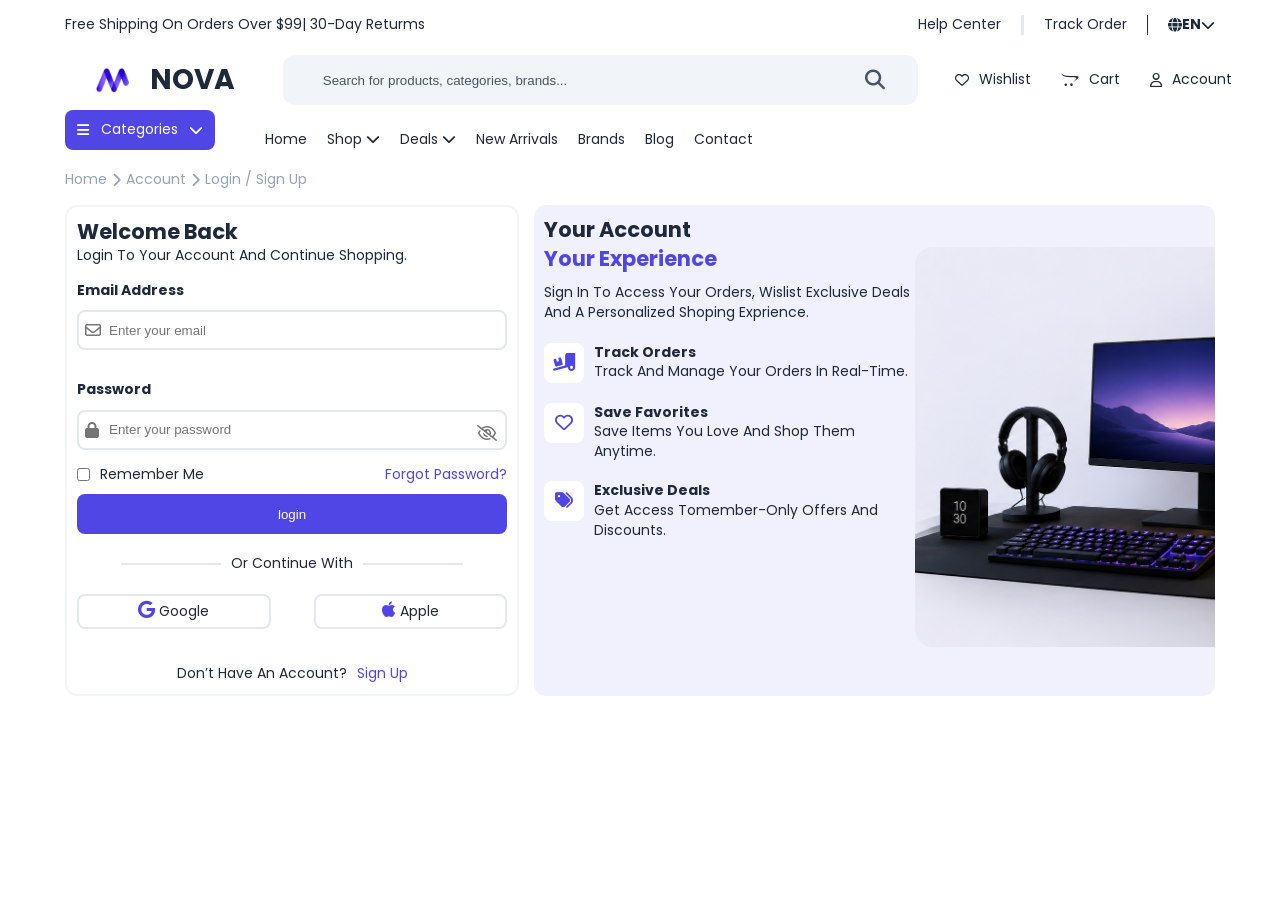
<file: Login-SignUp.html>
<!DOCTYPE html>
<html lang="en">

<head>
    <meta charset="UTF-8">
    <meta name="viewport" content="width=device-width, initial-scale=1.0">
    <title>NOVA | Login</title>
    <link rel="stylesheet" href="css/home.css" />
    <link rel="stylesheet" href="css/shop.css" />
    <link rel="stylesheet" href="css/Login-SignUp.css" />
    <link rel="stylesheet" href="https://cdnjs.cloudflare.com/ajax/libs/font-awesome/6.7.2/css/all.min.css">

    <link rel="preconnect" href="https://fonts.googleapis.com">
    <link rel="preconnect" href="https://fonts.gstatic.com" crossorigin="anonymous">

    <link href="https://fonts.googleapis.com/css2?family=Poppins:wght@400;500;600;700;800&display=swap" rel="stylesheet">
</head>

<body>
    <header>
        <div class="top-bar container">
            <div>
                <p> free shipping on orders over $99  </p>
                <p> | 30-day returms </p>
            </div>
            <div>
                <a href=""> help center </a>
                <span></span>
                <a href=""> track order </a>
                <span></span>
                <div class="dropdown-Language">
                    <div>
                        <i class="fa-solid fa-globe"></i>
                        <b>EN</b>
                        <i class="fa-solid fa-chevron-down"></i>
                    </div>
                    <ul>
                        <li> <p>Arabic</p> </li>
                        <li> <p>English</p> </li>
                        <li> <p>Spanish</p> </li>
                        <li> <p>French</p> </li>
                    </ul>
                </div>
            </div>
        </div>

        <div class="mine-header ">
            <div class="medie-mobile">
                <i class="fa-solid fa-bars"></i>
            </div>

            <div>
                <a href="index.html">
                    <img src="img/logo.png " alt="logo" />
                    <h1> NOVA </h1>
                </a>
            </div>

            <div class="search">
                <input type="search" placeholder="Search for products, categories, brands..." />
                <button type="submit">
                    <i class="fa-solid fa-magnifying-glass"></i>
                </button>
            </div>
            <div>
                <div>
                    <a href="Wishlist.html">
                        <i class="fa-regular fa-heart"></i>
                        <p> wishlist </p>
                    </a>
                </div>
                <div>
                    <a href="cart.html">
                        <i class="fa-brands fa-opencart"></i>
                        <p> cart </p>
                    </a>
                </div>
                <div>
                    <a href="Login-SignUp.html">
                        <i class="fa-regular fa-user"></i>
                        <p> account </p>
                    </a>
                </div>
            </div>
        </div>

        <nav class="container">
            <div>
                <i class="fa-solid fa-bars"></i>
                <p> categories </p>
                <i class="fa-solid fa-chevron-down"></i>
                <ul class="dropdown-categories">
                    <li> <a href=""> Keyboards </a> </li>
                    <li> <a href=""> Mice </a> </li>
                    <li> <a href=""> Headsets </a> </li>
                    <li> <a href=""> Monitors </a> </li>
                </ul>
            </div>
            <ul class="navbar">
                <li> <a href="index.html"> home </a> </li>

                <li class="dropdown-shop">
                    <a> shop </a>
                    <i class="fa-solid fa-chevron-down"></i>
                    <ul>
                        <li> <a href=""> All Products </a> </li>
                        <li> <a href=""> New Arrivals </a> </li>
                        <li> <a href=""> Best Sellers </a> </li>
                        <li> <a href=""> Deals </a> </li>
                    </ul>
                </li>
                <li class="dropdown-deals">
                    <a> deals </a>
                    <i class="fa-solid fa-chevron-down"></i>
                    <ul>
                        <li> <a href=""> All Deals </a> </li>
                        <li> <a href=""> Summer Sale </a> </li>
                        <li> <a href=""> Flash Deals </a> </li>
                        <li> <a href=""> Clearance </a> </li>
                    </ul>
                </li>
                <li> <a> new arrivals</a> </li>
                <li> <a> brands </a> </li>
                <li> <a> blog </a> </li>
                <li> <a> contact </a> </li>
            </ul>

        </nav>

    </header>

    <div class="head-text container">
        <div>
            <p>home</p>
            <i class="fa-solid fa-chevron-right"></i>
            <p> account </p>
            <i class="fa-solid fa-chevron-right"></i>
            <p> Login / Sign Up </p>
        </div>
    </div>

    <section class="container">
        <div class="login">
            <h1> welcome back </h1>
            <p> login to your account and continue shopping. </p>

            <div class="email">
                <b> email address </b>
                <input type="email" placeholder="Enter your email" />
                <i class="fa-regular fa-envelope"></i>
            </div>

            <div class="password">
                <b> password </b>
                <input type="password" placeholder="Enter your password" />
                <i class="fa-solid fa-lock"></i>
                <button type="button">
                    <i class="fa-regular fa-eye-slash"></i>
                </button>
            </div>

            <div class="checkbox">
                <div>
                    <input type="checkbox" />
                    <p> remember me </p>
                </div>
                <a href=""> forgot password? </a>
            </div>

            <button type="submit"> login </button>

            <p class="or"> or continue with </p>

            <div class="asid">
                <a href=""> <i class="fa-brands fa-google"></i> google </a>
                <a href=""> <i class="fa-brands fa-apple"></i> apple </a>
            </div>

            <div>
                <p> don’t have an account?</p>
                <a href=""> sign up </a>
            </div>
        </div>

        <div class="login-back">
            <div class="login-text">
                <div class="login-head-text">
                    <h1> your account </h1>
                    <h2> your experience </h2>
                    <p>
                        sign in to access your orders, wislist exclusive deals and a
                        personalized shoping exprience.
                    </p>
                </div>
                <div class="logg">
                    <div>
                        <div>
                            <i class="fa-solid fa-truck-ramp-box"></i>
                        </div>
                        <div>
                            <h4> track orders </h4>
                            <p> track and manage your orders in real-time. </p>
                        </div>
                    </div>
                    <div>
                        <div>
                            <i class="fa-regular fa-heart"></i>
                        </div>
                        <div>
                            <h4> save favorites </h4>
                            <p> save items you love and shop them anytime. </p>
                        </div>
                    </div>
                    <div>
                        <div>
                            <i class="fa-solid fa-tags"></i>
                        </div>
                        <div>
                            <h4> exclusive deals </h4>
                            <p> get access tomember-only offers and discounts. </p>
                        </div>
                    </div>

                </div>
            </div>
            <div>
                <img src="img/hero-Y.png" />
            </div>

        </div>

    </section>

</body>
</html>
</file>
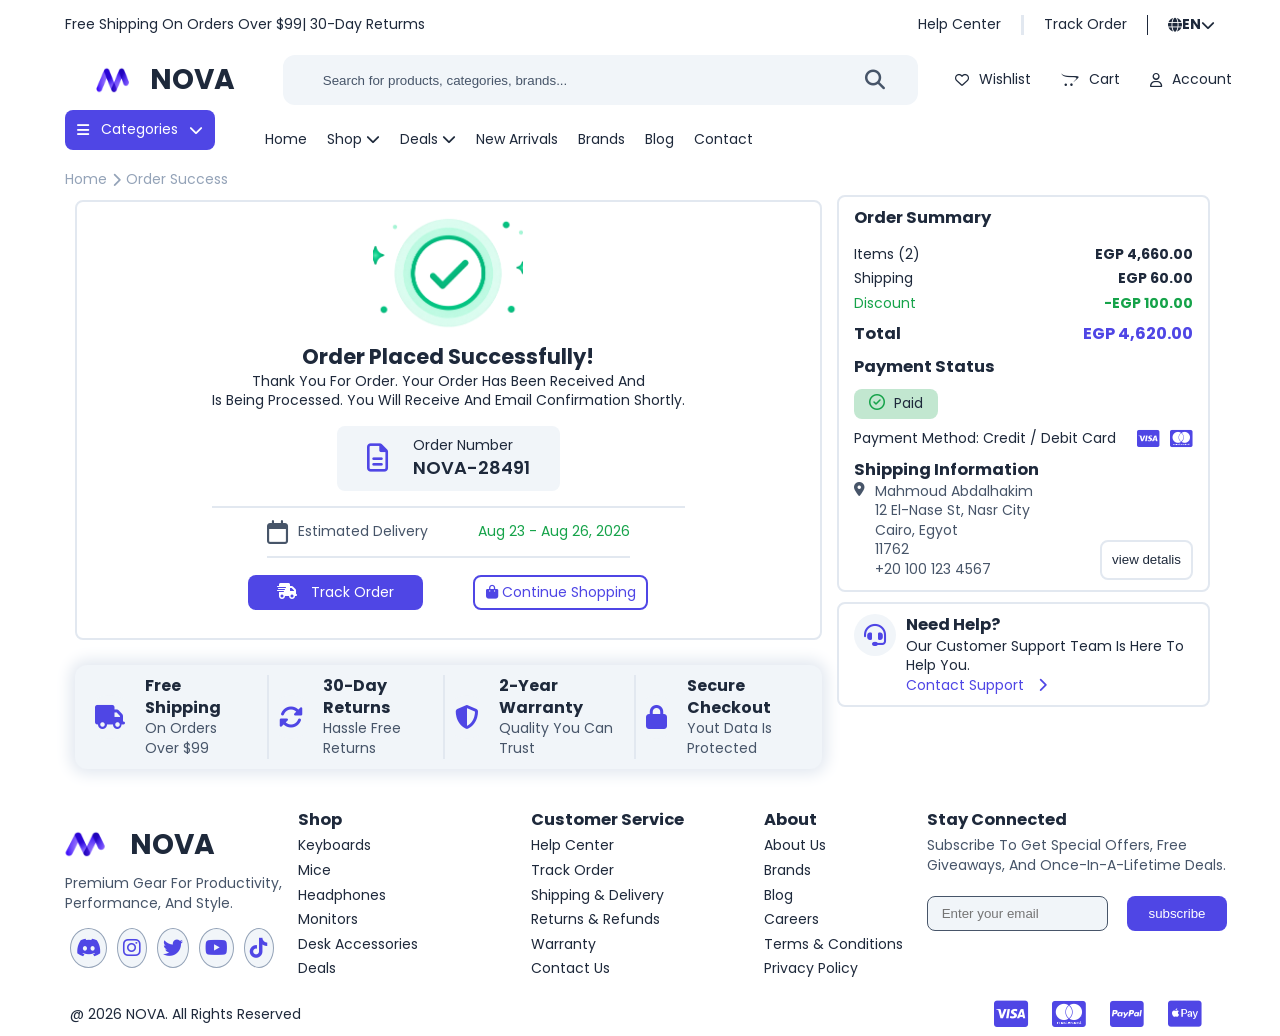
<file: Order-Success.html>
<!DOCTYPE html>
<html lang="en">

<head>
    <meta charset="UTF-8">
    <meta name="viewport" content="width=device-width, initial-scale=1.0">
    <title>NOVA | Order Success</title>
    <link rel="stylesheet" href="css/home.css" />
    <link rel="stylesheet" href="css/Order-Success.css" />
    <link rel="stylesheet" href="https://cdnjs.cloudflare.com/ajax/libs/font-awesome/6.7.2/css/all.min.css">

    <link rel="preconnect" href="https://fonts.googleapis.com">
    <link rel="preconnect" href="https://fonts.gstatic.com" crossorigin="anonymous">

    <link href="https://fonts.googleapis.com/css2?family=Poppins:wght@400;500;600;700;800&display=swap" rel="stylesheet">
</head>

<body>

    <header>
        <div class="top-bar container">
            <div>
                <p> free shipping on orders over $99  </p>
                <p> | 30-day returms </p>
            </div>
            <div>
                <a href=""> help center </a>
                <span></span>
                <a href=""> track order </a>
                <span></span>
                <div class="dropdown-Language">
                    <div>
                        <i class="fa-solid fa-globe"></i>
                        <b>EN</b>
                        <i class="fa-solid fa-chevron-down"></i>
                    </div>
                    <ul>
                        <li>Arabic</li>
                        <li>English</li>
                        <li>Spanish</li>
                        <li>French </li>
                    </ul>
                </div>
            </div>
        </div>

        <div class="mine-header ">
            <div class="medie-mobile">
                <i class="fa-solid fa-bars"></i>
            </div>

            <div>
                <a href="index.html">
                    <img src="img/logo.png " alt="logo" />
                    <h1> NOVA </h1>
                </a>
            </div>

            <div class="search">
                <input type="search" placeholder="Search for products, categories, brands..." />
                <button type="submit">
                    <i class="fa-solid fa-magnifying-glass"></i>
                </button>
            </div>
            <div>
                <div>
                    <a href="Wishlist.html">
                        <i class="fa-regular fa-heart"></i>
                        <p> wishlist </p>
                    </a>
                </div>
                <div>
                    <a href="cart.html">
                        <i class="fa-brands fa-opencart"></i>
                        <p> cart </p>
                    </a>
                </div>
                <div>
                    <a href="Login-SignUp.html">
                        <i class="fa-regular fa-user"></i>
                        <p> account </p>
                    </a>
                </div>
            </div>
        </div>

        <nav class="container">
            <div>
                <i class="fa-solid fa-bars"></i>
                <p> categories </p>
                <i class="fa-solid fa-chevron-down"></i>
                <ul class="dropdown-categories">
                    <li> <a href=""> Keyboards </a> </li>
                    <li> <a href=""> Mice </a> </li>
                    <li> <a href=""> Headsets </a> </li>
                    <li> <a href=""> Monitors </a> </li>
                </ul>
            </div>
            <ul class="navbar">
                <li> <a href="index.html"> home </a> </li>

                <li class="dropdown-shop">
                    <a> shop </a>
                    <i class="fa-solid fa-chevron-down"></i>
                    <ul>
                        <li> <a href="shop.html"> All Products </a> </li>
                        <li> <a href=""> New Arrivals </a> </li>
                        <li> <a href=""> Best Sellers </a> </li>
                        <li> <a href=""> Deals </a> </li>
                    </ul>
                </li>
                <li class="dropdown-deals">
                    <a> deals </a>
                    <i class="fa-solid fa-chevron-down"></i>
                    <ul>
                        <li> <a href=""> All Deals </a> </li>
                        <li> <a href=""> Summer Sale </a> </li>
                        <li> <a href=""> Flash Deals </a> </li>
                        <li> <a href=""> Clearance </a> </li>
                    </ul>
                </li>
                <li> <a> new arrivals</a> </li>
                <li> <a> brands </a> </li>
                <li> <a> blog </a> </li>
                <li> <a> contact </a> </li>
            </ul>

        </nav>

    </header>

    <div class="head-text container">
        <div>
            <p>home</p>
            <i class="fa-solid fa-chevron-right"></i>
            <p> order success </p>

        </div>
    </div>

    <div class="container full">
        <div class="success-left">
            <section class="head">
                <div>
                    <img src="img/success.png"/>
                    <h1> order placed successfully! </h1>
                    <p>
                        thank you for order. your order has been received and <br /> is being processed.
                        you will receive and email confirmation shortly.
                    </p>

                    <div class="order-num">
                        <i class="fa-regular fa-file-lines"></i>
                        <div>
                            <p> order number </p>
                            <b> NOVA-28491 </b>
                        </div>
                    </div>
                </div>

                <div class="success-time">
                    <div>
                        <i class="fa-regular fa-calendar"></i>
                        <p> estimated delivery </p>
                    </div>

                    <div>
                        <p> Aug 23 - Aug 26, 2026 </p>
                    </div>
                </div>

                <div class="success-btn">
                    <a href="Order-Tracking.html">
                        <i class="fa-solid fa-truck-fast"></i>
                        track order
                    </a>
                    <a href="shop.html">
                        <i class="fa-solid fa-bag-shopping"></i>
                        continue shopping
                    </a>
                </div>

            </section>

            <section class="four-log">
                <div class="log">
                    <i class="fa-solid fa-truck"></i>
                    <div>
                        <h2> free shipping </h2>
                        <p> on orders over $99 </p>
                    </div>
                </div>
                <div class="log">
                    <i class="fa-solid fa-rotate"></i>
                    <div>
                        <h2> 30-day returns </h2>
                        <p> hassle free returns </p>

                    </div>
                </div>
                <div class="log">
                    <i class="fa-solid fa-shield-halved"></i>
                    <div>
                        <h2> 2-year warranty</h2>
                        <p> quality you can trust </p>
                    </div>
                </div>
                <div class="log">
                    <i class="fa-solid fa-lock"></i>
                    <div>
                        <h2> secure checkout </h2>
                        <p> yout data is protected</p>
                    </div>
                </div>
            </section>
        </div>

        <div class="success-right" >
            <div >
                <section class="one">
                    <h3> order summary  </h3>
                    <div>
                        <p> items (2) </p>
                        <b> EGP 4,660.00</b>
                    </div>
                    <div>
                        <p> shipping </p>
                        <b> EGP 60.00 </b>
                    </div>
                    <div>
                        <p> discount </p>
                        <b> -EGP 100.00 </b>
                    </div>
                </section>

                <section class="two">
                    <h3> total </h3>
                    <h3> EGP 4,620.00 </h3>
                </section>

                <section class="three">
                    <h3> payment status </h3>
                    <p>
                        <i class="fa-regular fa-circle-check"></i>
                        paid
                    </p>
                    <div>
                        <p> payment method: credit / debit card </p>
                        <div class="three-i">
                            <i class="fa-brands fa-cc-visa"></i>
                            <i class="fa-brands fa-cc-mastercard"></i>
                        </div>
                    </div>
                </section>

                <section class="four">
                    <h3> shipping information </h3>
                    <div>
                        <i class="fa-solid fa-location-dot"></i>
                        <div>
                            <p>  mahmoud abdalhakim </p>
                            <p> 12 El-nase st, nasr city </p>
                            <p> cairo, egyot </p>
                            <p> 11762 </p>
                            <p> +20 100 123 4567</p>
                        </div>
                        <button type="button">
                            view detalis
                        </button>
                    </div>
                </section>
            </div>

            <div class="help">
                <i class="fa-solid fa-headset"></i>
                <div>
                    <h3> need help? </h3>
                    <p> our customer support team is here to help you. </p>
                    <a href="">
                        contact support
                        <i class="fa-solid fa-chevron-right"></i>
                    </a>
                </div>
            </div>
        </div>
    </div>

    <footer id="footer" class="container">

        <div class="footer-content">

            <div class="">
                <h1>
                    <img src="img/logo.png " alt="logo" />
                    NOVA
                </h1>
                <p> premium gear for productivity, performance, and style. </p>
                <aside>
                    <a href=""> <i class="fa-brands fa-discord"></i> </a>
                    <a href=""> <i class="fa-brands fa-instagram"></i> </a>
                    <a href=""> <i class="fa-brands fa-twitter"></i> </a>
                    <a href=""> <i class="fa-brands fa-youtube"></i> </a>
                    <a href=""> <i class="fa-brands fa-tiktok"></i> </a>
                </aside>
            </div>

            <div>
                <div class="footer-text">
                    <h3> shop </h3>
                    <i class="fa-solid fa-chevron-down"></i>
                </div>
                <ul>
                    <li>
                        <a href=""> keyboards </a>
                    </li>
                    <li>
                        <a href=""> mice </a>
                    </li>
                    <li>
                        <a href=""> headphones </a>
                    </li>
                    <li>
                        <a href=""> monitors </a>
                    </li>
                    <li>
                        <a href=""> desk accessories </a>
                    </li>
                    <li>
                        <a href=""> deals </a>
                    </li>
                </ul>
            </div>

            <div>
                <div class="footer-text">
                    <h3> customer service </h3>
                    <i class="fa-solid fa-chevron-down"></i>
                </div>
                <ul>
                    <li> <a href=""> help center </a> </li>
                    <li> <a href=""> track order </a> </li>
                    <li> <a href=""> shipping & delivery </a> </li>
                    <li> <a href=""> returns & refunds </a> </li>
                    <li> <a href=""> warranty </a> </li>
                    <li> <a href=""> contact us </a> </li>
                </ul>
            </div>

            <div>
                <div class="footer-text">
                    <h3> about </h3>
                    <i class="fa-solid fa-chevron-down"></i>
                </div>
                <ul>
                    <li> <a href=""> about us </a> </li>
                    <li> <a href=""> brands </a> </li>
                    <li> <a href=""> blog </a> </li>
                    <li> <a href=""> careers </a> </li>
                    <li> <a href=""> terms & conditions </a> </li>
                    <li> <a href=""> privacy policy </a> </li>
                </ul>
            </div>

            <div>
                <div class="footer-text">
                    <h3> stay connected </h3>
                    <p> subscribe to get special offers, free giveaways, and once-in-a-lifetime deals. </p>
                </div>

                <div class="input-btn">
                    <input placeholder=" Enter your email " />
                    <button type="submit"> subscribe </button>
                </div>

            </div>

        </div>

        <div>
            <p> @ 2026 NOVA. all rights reserved </p>
            <div>
                <a href="">
                    <i class="fa-brands fa-cc-visa"></i>
                </a>

                <a href="">
                    <i class="fa-brands fa-cc-mastercard"></i>
                </a>

                <a href="">
                    <i class="fa-brands fa-cc-paypal"></i>
                </a>

                <a>
                    <i class="fa-brands fa-cc-apple-pay"></i>
                </a>

            </div>
        </div>
    </footer>
</body>
</html>
</file>
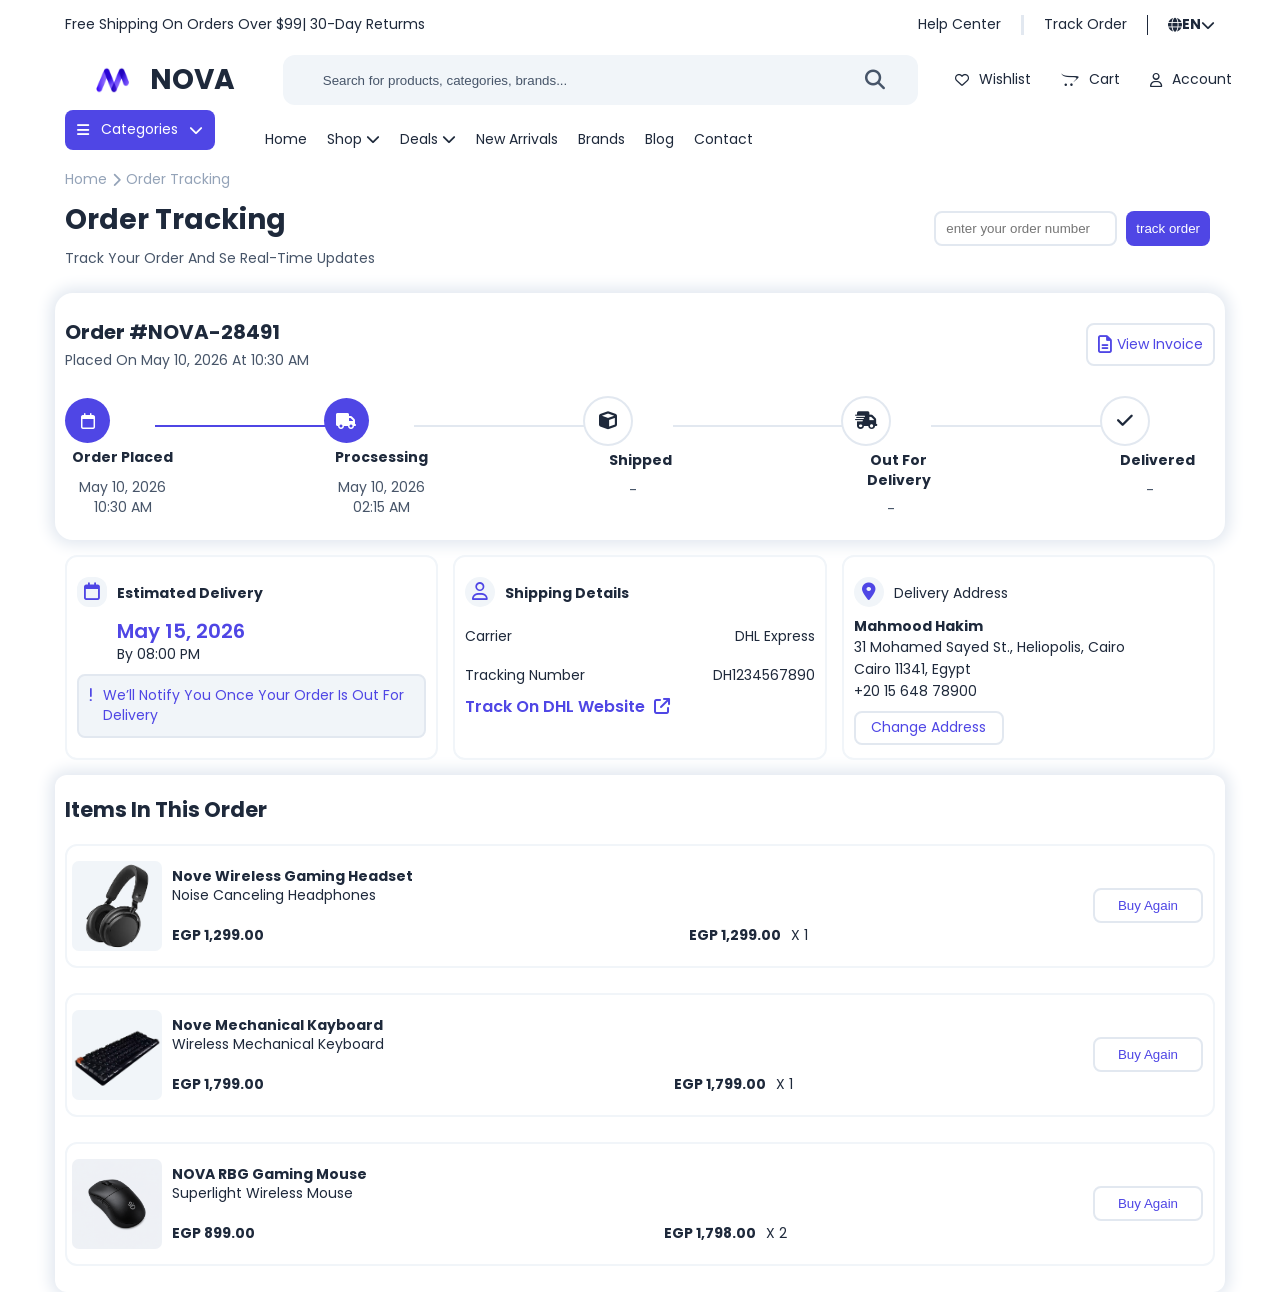
<file: Order-Tracking.html>
<!DOCTYPE html>
<html lang="en">

<head>
    <meta charset="UTF-8">
    <meta name="viewport" content="width=device-width, initial-scale=1.0">
    <title>NOVA | order tracking</title>
    <link rel="stylesheet" href="css/home.css" />
    <link rel="stylesheet" href="css/shop.css" />
    <link rel="stylesheet" href="css/Order-Tracking.css" />

    <link rel="stylesheet" href="https://cdnjs.cloudflare.com/ajax/libs/font-awesome/6.7.2/css/all.min.css">

    <link rel="preconnect" href="https://fonts.googleapis.com">
    <link rel="preconnect" href="https://fonts.gstatic.com" crossorigin="anonymous">

    <link href="https://fonts.googleapis.com/css2?family=Poppins:wght@400;500;600;700;800&display=swap" rel="stylesheet">
</head>

<body>
    <header>
        <div class="top-bar container">
            <div>
                <p> free shipping on orders over $99  </p>
                <p> | 30-day returms </p>
            </div>
            <div>
                <a href=""> help center </a>
                <span></span>
                <a href=""> track order </a>
                <span></span>
                <div class="dropdown-Language">
                    <div>
                        <i class="fa-solid fa-globe"></i>
                        <b>EN</b>
                        <i class="fa-solid fa-chevron-down"></i>
                    </div>
                    <ul>
                        <li>Arabic</li>
                        <li>English</li>
                        <li>Spanish</li>
                        <li>French </li>
                    </ul>
                </div>
            </div>
        </div>

        <div class="mine-header ">
            <div class="medie-mobile">
                <i class="fa-solid fa-bars"></i>
            </div>

            <div>
                <a href="index.html">
                    <img src="img/logo.png " alt="logo" />
                    <h1> NOVA </h1>
                </a>
            </div>

            <div class="search">
                <input type="search" placeholder="Search for products, categories, brands..." />
                <button type="submit">
                    <i class="fa-solid fa-magnifying-glass"></i>
                </button>
            </div>
            <div>
                <div>
                    <a href="Wishlist.html">
                        <i class="fa-regular fa-heart"></i>
                        <p> wishlist </p>
                    </a>
                </div>
                <div>
                    <a href="cart.html">
                        <i class="fa-brands fa-opencart"></i>
                        <p> cart </p>
                    </a>
                </div>
                <div>
                    <a href="Login-SignUp.html">
                        <i class="fa-regular fa-user"></i>
                        <p> account </p>
                    </a>
                </div>
            </div>
        </div>

        <nav class="container">
            <div>
                <i class="fa-solid fa-bars"></i>
                <p> categories </p>
                <i class="fa-solid fa-chevron-down"></i>
                <ul class="dropdown-categories">
                    <li> <a href=""> Keyboards </a> </li>
                    <li> <a href=""> Mice </a> </li>
                    <li> <a href=""> Headsets </a> </li>
                    <li> <a href=""> Monitors </a> </li>
                </ul>
            </div>
            <ul class="navbar">
                <li> <a href="index.html"> home </a> </li>

                <li class="dropdown-shop">
                    <a> shop </a>
                    <i class="fa-solid fa-chevron-down"></i>
                    <ul>
                        <li> <a href="shop.html"> All Products </a> </li>
                        <li> <a href=""> New Arrivals </a> </li>
                        <li> <a href=""> Best Sellers </a> </li>
                        <li> <a href=""> Deals </a> </li>
                    </ul>
                </li>
                <li class="dropdown-deals">
                    <a> deals </a>
                    <i class="fa-solid fa-chevron-down"></i>
                    <ul>
                        <li> <a href=""> All Deals </a> </li>
                        <li> <a href=""> Summer Sale </a> </li>
                        <li> <a href=""> Flash Deals </a> </li>
                        <li> <a href=""> Clearance </a> </li>
                    </ul>
                </li>
                <li> <a> new arrivals</a> </li>
                <li> <a> brands </a> </li>
                <li> <a> blog </a> </li>
                <li> <a> contact </a> </li>
            </ul>

        </nav>

    </header>

    <div class="container head-text">
        <div>
            <p>home</p>
            <i class="fa-solid fa-chevron-right"></i>
            <p> order tracking </p>
        </div>
        <div class="head">
            <div>
                <h1> order tracking </h1>
                <p> track your order and se real-time updates </p>
            </div>
            <div>
                <input type="search" placeholder="enter your order number" />
                <button type="button" name="track-order">track order</button>
            </div>
        </div>
    </div>

    <form class="container">
        <div>
            <div class="order-date">
                <h2>order #NOVA-28491</h2>
                <p>placed on may 10, 2026 at 10:30 AM </p>
            </div>
            <div class="invoice" >
                <i class="fa-regular fa-file-lines"></i>
                <p> view invoice </p>
            </div>
        </div>
        <div>
            <div class="use" >
                <i class="fa-regular fa-calendar"></i>
                <div>
                    <b> order placed </b>
                    <p> may 10, 2026 10:30 AM </p>
                </div>
            </div>
            <hr class="use-hr" />
            <div class="use">
                <i class="fa-solid fa-truck"></i>
                <div>
                    <b> procsessing </b>
                    <p> may 10, 2026 02:15 AM </p>
                </div>
            </div>
            <hr />
            <div class="un-use">
                <i class="fa-solid fa-cube"></i>
                <div>
                    <b> shipped</b>
                    <p> - </p>
                </div>
            </div>
            <hr />
            <div class="un-use">
                <i class="fa-solid fa-truck-fast"></i>
                <div>
                    <b> out for delivery </b>
                    <p> - </p>
                </div>
            </div>
            <hr />
            <div class="un-use">
                <i class="fa-solid fa-check"></i>
                <div>
                    <b> delivered </b>
                    <p> - </p>
                </div>
            </div>
        </div>
    </form>

    <section class=" grid container">
        <div class="estimated-delivery">
            <div class="estimated-head">
                <i class="fa-regular fa-calendar"></i>
                <p> estimated delivery </p>
            </div>
            <div class="estimated-date">
                <b> may 15, 2026 </b>
                <p> by 08:00 PM </p>
            </div>
            <div class="estimated-end">
                <i class="fa-solid fa-exclamation"></i>
                <p> we’ll notify you once your order is out for delivery </p>
            </div>
        </div>

        <div class="shipping-details">
            <div class="shipping-head" >
                <i class="fa-regular fa-user"></i>
                <p> shipping details </p>
            </div>

            <div class="details" >
                <p> carrier </p>
                <p> DHL express </p>
            </div>

            <div class="details-number">
                <p> tracking number </p>
                <p> DH1234567890 </p>
            </div>

            <a href="#">
                track on DHL website
                <i class="fa-solid fa-arrow-up-right-from-square"></i>
            </a>
        </div>
            
        <div class="delivery-address">
            <div class="delivery-head">
                <i class="fa-solid fa-location-dot"></i>
                <p> delivery address </p>
            </div>

            <div class="delivery-details">
                <b> mahmood hakim </b>
                <p>31 mohamed sayed st., heliopolis, cairo</p>
                <p>cairo 11341, egypt </p>
                <p> +20 15 648 78900 </p>
            </div>

            <a href="#"> change address </a>

        </div>
    </section>

    <main class="container">
        <h2> items in this order </h2>
        <div>         
            <div class="order-items">
                <div class="order-text">
                    <img src="img/items/Headphones.png" />
                    <div>
                        <b> nove wireless gaming headset </b>
                        <p> noise canceling headphones </p>
                        <b> EGP 1,299.00 </b>
                    </div>
                </div>
                <div class="order-money">
                    <b> EGP 1,299.00 </b>
                    <p> x 1 </p>
                </div>
                <button type="button"> Buy Again </button>
            </div>

            <div class="order-items">
                
                <div class="order-text">
                    <img src="img/items/Keyboards.png" />
                    <div>
                        <b> nove mechanical kayboard </b>
                        <p> wireless mechanical keyboard </p>
                        <b> EGP 1,799.00 </b>
                    </div>
                </div>
                <div class="order-money">
                    <b> EGP 1,799.00 </b>
                    <p> x 1</p>
                </div>
                <button type="button"> Buy Again </button>
            </div>            
                      
            <div class="order-items">
                
                <div class="order-text">
                    <img src="img/items/Mice.png" />
                    <div>
                        <b> NOVA RBG gaming mouse </b>
                        <p> superlight wireless mouse </p>
                        <b> EGP 899.00 </b>
                    </div>
                </div>
                <div class="order-money">
                    <b> EGP 1,798.00 </b>
                    <p> x 2</p>
                </div>
                <button type="button"> Buy Again </button>
            </div>    
            
        </div>
    </main>

</body>
</html>
</file>
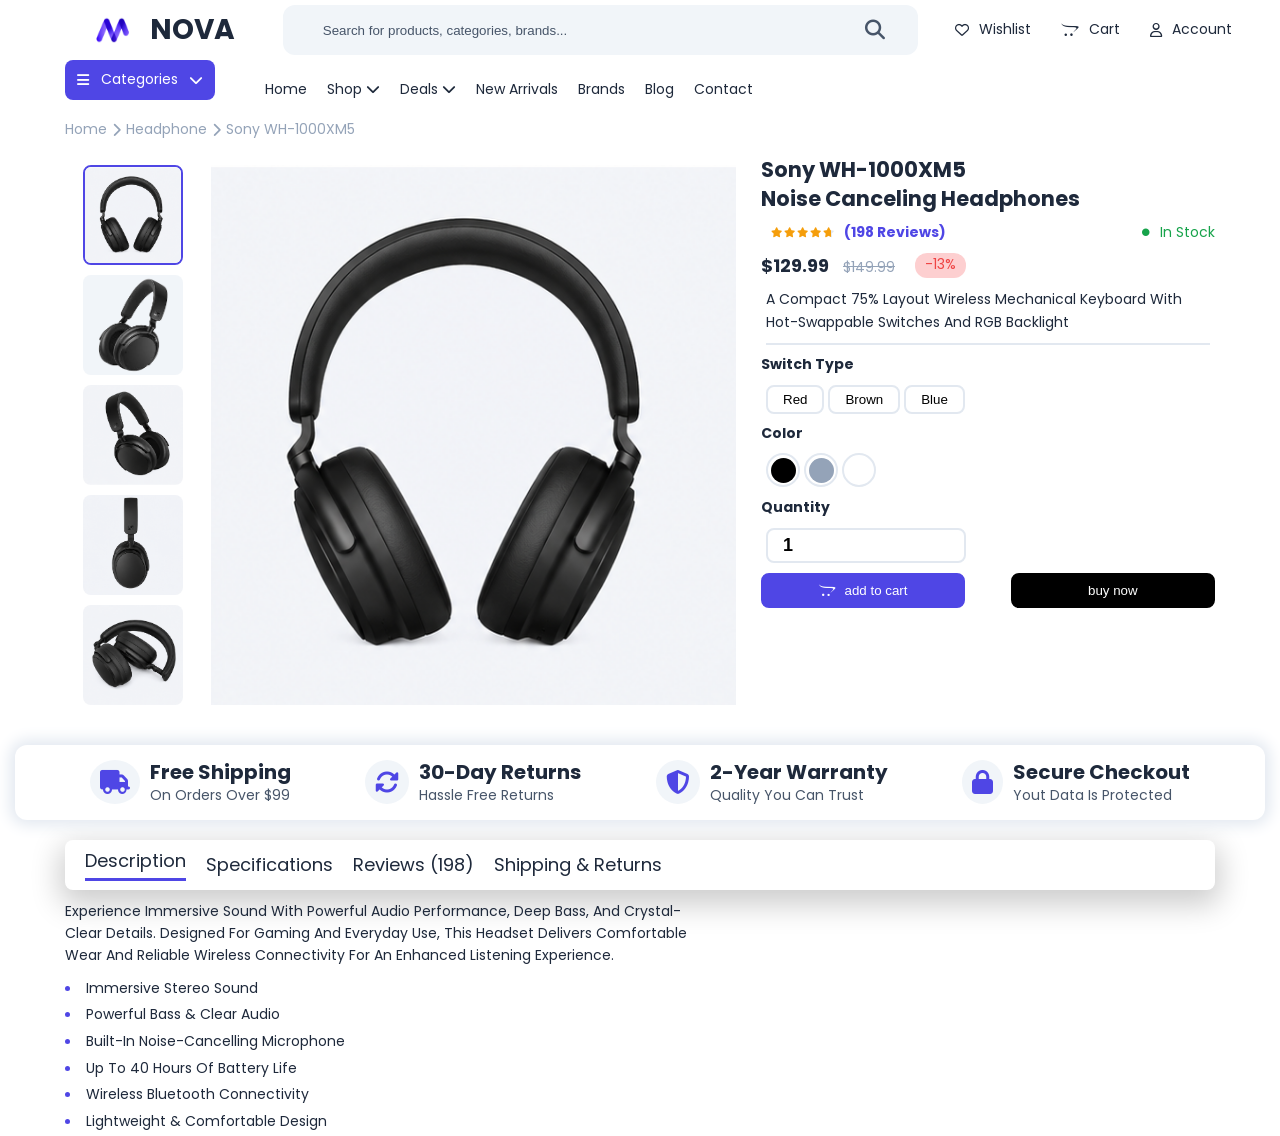
<file: Product-Details-Page.html>
<!DOCTYPE html>
<html lang="en">

<head>
    <meta charset="UTF-8">
    <meta name="viewport" content="width=device-width, initial-scale=1.0">
    <title>NOVA | Product Details</title>
    <link rel="stylesheet" href="css/home.css" />
    <link rel="stylesheet" href="css/shop.css" />
    <link rel="stylesheet" href="css/Product-Details-Page.css" />

    <link rel="stylesheet" href="https://cdnjs.cloudflare.com/ajax/libs/font-awesome/6.7.2/css/all.min.css">

    <link rel="preconnect" href="https://fonts.googleapis.com">
    <link rel="preconnect" href="https://fonts.gstatic.com" crossorigin="anonymous">

    <link href="https://fonts.googleapis.com/css2?family=Poppins:wght@400;500;600;700;800&display=swap" rel="stylesheet">
</head>

<body>
    <header>

        <div class="mine-header ">
            <div class="medie-mobile">
                <i class="fa-solid fa-bars"></i>
            </div>

            <div>
                <a href="index.html">
                    <img src="img/logo.png " alt="logo" />
                    <h1> NOVA </h1>
                </a>
            </div>

            <div class="search">
                <input type="search" placeholder="Search for products, categories, brands..." />
                <button type="submit">
                    <i class="fa-solid fa-magnifying-glass"></i>
                </button>
            </div>
            <div>
                <div>
                    <a href="Wishlist.html">
                        <i class="fa-regular fa-heart"></i>
                        <p> wishlist </p>
                    </a>
                </div>
                <div>
                    <a href="cart.html">
                        <i class="fa-brands fa-opencart"></i>
                        <p> cart </p>
                    </a>
                </div>
                <div>
                    <a href="Login-SignUp.html">
                        <i class="fa-regular fa-user"></i>
                        <p> account </p>
                    </a>
                </div>
            </div>
        </div>

        <nav class="container">
            <div>
                <i class="fa-solid fa-bars"></i>
                <p> categories </p>
                <i class="fa-solid fa-chevron-down"></i>
                <ul class="dropdown-categories">
                    <li> <a href=""> Keyboards </a> </li>
                    <li> <a href=""> Mice </a> </li>
                    <li> <a href=""> Headsets </a> </li>
                    <li> <a href=""> Monitors </a> </li>
                </ul>
            </div>
            <ul class="navbar">
                <li> <a href="index.html"> home </a> </li>

                <li class="dropdown-shop">
                    <a> shop </a>
                    <i class="fa-solid fa-chevron-down"></i>
                    <ul>
                        <li> <a href="shop.html"> All Products </a> </li>
                        <li> <a href=""> New Arrivals </a> </li>
                        <li> <a href=""> Best Sellers </a> </li>
                        <li> <a href=""> Deals </a> </li>
                    </ul>
                </li>
                <li class="dropdown-deals">
                    <a> deals </a>
                    <i class="fa-solid fa-chevron-down"></i>
                    <ul>
                        <li> <a href=""> All Deals </a> </li>
                        <li> <a href=""> Summer Sale </a> </li>
                        <li> <a href=""> Flash Deals </a> </li>
                        <li> <a href=""> Clearance </a> </li>
                    </ul>
                </li>
                <li> <a> new arrivals</a> </li>
                <li> <a> brands </a> </li>
                <li> <a> blog </a> </li>
                <li> <a> contact </a> </li>
            </ul>

        </nav>

    </header>

    <div class="head-text container">
        <div>
            <p>home</p>
            <i class="fa-solid fa-chevron-right"></i>
            <p> headphone </p>
            <i class="fa-solid fa-chevron-right"></i>
            <p> sony WH-1000XM5 </p>
        </div>

    </div>

    <section class="container">
        <div class="gallery">

            <ul>
                <li><img src="img/gallery/headphones_front.png" /></li>
                <li><img src="img/gallery/Headphones.png" /></li>
                <li><img src="img/gallery/headphones_angle.png" /></li>
                <li><img src="img/gallery/headphones_side.png" /></li>
                <li><img src="img/gallery/headphones_folded.png" /></li>
            </ul>

            <div class="gallery-full-img">
                <img src="img/gallery/headphones_front.png" />
            </div>

        </div>

        <div class="product-in">
            <div class="product-info">
                <h1>
                    sony WH-1000XM5 <br />
                    noise canceling headphones
                </h1>

                <div>
                    <div class="star">
                        <h3>
                            <i class="fa-solid fa-star"></i>
                            <i class="fa-solid fa-star"></i>
                            <i class="fa-solid fa-star"></i>
                            <i class="fa-solid fa-star"></i>
                            <i class="fa-solid fa-star"></i>
                        </h3>
                        <b> (198 reviews) </b>
                    </div>

                    <span>
                        <i class="fa-solid fa-circle"></i>
                        in stock
                    </span>
                </div>
            </div>

            <div class="price">
                <p> $129.99  <del> $149.99 </del>  </p>
                <span> -13% </span>
            </div>

            <div class="price-text">
                a compact 75% layout wireless mechanical keyboard
                with hot-swappable switches and RGB backlight
            </div>

            <div class="descripton">
                <h4> switch type </h4>

                <div class="switch-type">
                    <button type="button"> Red </button>
                    <button type="button"> Brown </button>
                    <button type="button"> Blue </button>
                </div>

                <h4> color </h4>

                <div class="options">
                    <button type="button"> <span></span>  </button>
                    <button type="button"> <span></span> </button>
                    <button type="button"> <span></span> </button>
                </div>

                <h4> quantity </h4>
                <input class="num" type="number" min="0" max="5" value="1" />
            </div>

            <div class="actions">
                <button type="button">
                    <i class="fa-brands fa-opencart"></i>
                    add to cart
                </button>

                <button type="button"> buy now </button>
            </div>
        </div>
    </section>

    <div class="four-log">
        <div class="log">
            <i class="fa-solid fa-truck"></i>
            <div>
                <h2> free shipping </h2>
                <p> on orders over $99 </p>
            </div>
        </div>
        <div class="log">
            <i class="fa-solid fa-rotate"></i>
            <div>
                <h2> 30-day returns </h2>
                <p> hassle free returns </p>

            </div>
        </div>
        <div class="log">
            <i class="fa-solid fa-shield-halved"></i>
            <div>
                <h2> 2-year warranty</h2>
                <p> quality you can trust </p>
            </div>
        </div>
        <div class="log">
            <i class="fa-solid fa-lock"></i>
            <div>
                <h2> secure checkout </h2>
                <p> yout data is protected</p>
            </div>
        </div>
    </div>

    <div class="product-page-footer container">
        <ul>
            <li> description </li>
            <li> specifications </li>
            <li> reviews (198) </li>
            <li> shipping & returns </li>
        </ul>
        <div class="product-page-footer-text">
            <p>
                Experience immersive sound with powerful audio performance, deep bass, and crystal-clear details.
                Designed for gaming and everyday use, this headset delivers comfortable wear and reliable wireless connectivity
                for an enhanced listening experience.
            </p>
            <ul>
                <li> Immersive Stereo Sound </li>
                <li> Powerful Bass & Clear Audio </li>
                <li> Built-in Noise-Cancelling Microphone </li>
                <li> Up to 40 Hours of Battery Life </li>
                <li> Wireless Bluetooth Connectivity </li>
                <li> Lightweight & Comfortable Design </li>
            </ul>
        </div>
    </div>


</body>


</html>
</file>
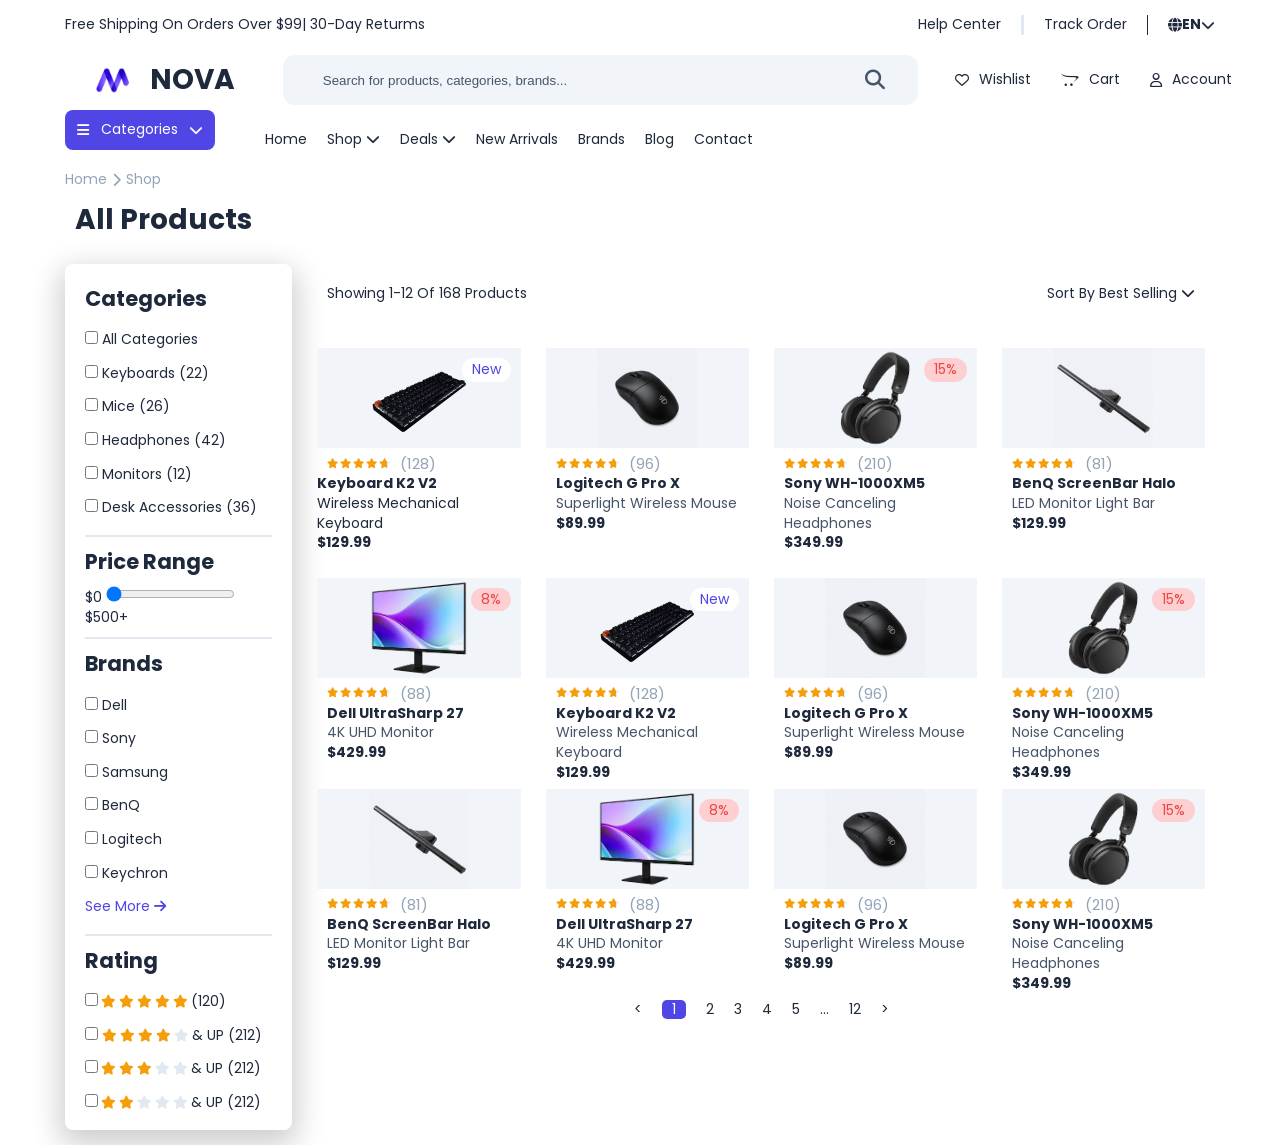
<file: shop.html>
<!DOCTYPE html>
<html lang="en">

<head>
    <meta charset="UTF-8">
    <meta name="viewport" content="width=device-width, initial-scale=1.0">
    <title>NOVA | shop - all products</title>
    <link rel="stylesheet" href="css/home.css" />
    <link rel="stylesheet" href="css/shop.css" />
    <link rel="stylesheet" href="https://cdnjs.cloudflare.com/ajax/libs/font-awesome/6.7.2/css/all.min.css">

    <link rel="preconnect" href="https://fonts.googleapis.com">
    <link rel="preconnect" href="https://fonts.gstatic.com" crossorigin="anonymous">

    <link href="https://fonts.googleapis.com/css2?family=Poppins:wght@400;500;600;700;800&display=swap" rel="stylesheet">
</head>

<body>
    <header>
        <div class="top-bar container">
            <div>
                <p> free shipping on orders over $99  </p>
                <p> | 30-day returms </p>
            </div>
            <div>
                <a href=""> help center </a>
                <span></span>
                <a href=""> track order </a>
                <span></span>
                <div class="dropdown-Language">
                    <div>
                        <i class="fa-solid fa-globe"></i>
                        <b>EN</b>
                        <i class="fa-solid fa-chevron-down"></i>
                    </div>
                    <ul>
                        <li> <p>Arabic</p> </li>
                        <li> <p>English</p> </li>
                        <li> <p>Spanish</p> </li>
                        <li> <p>French</p> </li>
                    </ul>
                </div>
            </div>
        </div>

        <div class="mine-header ">
            <div class="medie-mobile">
                <i class="fa-solid fa-bars"></i>
            </div>

            <div>
                <a href="index.html">
                    <img src="img/logo.png " alt="logo" />
                    <h1> NOVA </h1>
                </a>
            </div>

            <div class="search">
                <input type="search" placeholder="Search for products, categories, brands..." />
                <button type="submit">
                    <i class="fa-solid fa-magnifying-glass"></i>
                </button>
            </div>
            <div>
                <div>
                    <a href="Wishlist.html">
                        <i class="fa-regular fa-heart"></i>
                        <p> wishlist </p>
                    </a>
                </div>
                <div>
                    <a href="cart.html">
                        <i class="fa-brands fa-opencart"></i>
                        <p> cart </p>
                    </a>
                </div>
                <div>
                    <a href="Login-SignUp.html">
                        <i class="fa-regular fa-user"></i>
                        <p> account </p>
                    </a>
                </div>
            </div>
        </div>

        <nav class="container">
            <div>
                <i class="fa-solid fa-bars"></i>
                <p> categories </p>
                <i class="fa-solid fa-chevron-down"></i>
                <ul class="dropdown-categories">
                    <li> <a href=""> Keyboards </a> </li>
                    <li> <a href=""> Mice </a> </li>
                    <li> <a href=""> Headsets </a> </li>
                    <li> <a href=""> Monitors </a> </li>
                </ul>
            </div>
            <ul class="navbar">
                <li> <a href="index.html"> home </a> </li>

                <li class="dropdown-shop">
                    <a> shop </a>
                    <i class="fa-solid fa-chevron-down"></i>
                    <ul>
                        <li> <a href=""> All Products </a> </li>
                        <li> <a href=""> New Arrivals </a> </li>
                        <li> <a href=""> Best Sellers </a> </li>
                        <li> <a href=""> Deals </a> </li>
                    </ul>
                </li>
                <li class="dropdown-deals">
                    <a> deals </a>
                    <i class="fa-solid fa-chevron-down"></i>
                    <ul>
                        <li> <a href=""> All Deals </a> </li>
                        <li> <a href=""> Summer Sale </a> </li>
                        <li> <a href=""> Flash Deals </a> </li>
                        <li> <a href=""> Clearance </a> </li>
                    </ul>
                </li>
                <li> <a> new arrivals</a> </li>
                <li> <a> brands </a> </li>
                <li> <a> blog </a> </li>
                <li> <a> contact </a> </li>
            </ul>

        </nav>

    </header>

    <div class="head-text container">
        <div>
            <p>home</p>
            <i class="fa-solid fa-chevron-right"></i>
            <p> shop </p>
        </div>
        <div>
            <h1> all products </h1>
        </div>
    </div>
    
    <section class="container" >
        <search>
            <div>
                <h2> categories </h2>
                <label>
                    <input type="checkbox" name="all-categories" value="yes" />
                    all categories
                </label>

                <label>
                    <input type="checkbox" name="keyboards" value="yes" />
                    keyboards (22)
                </label>

                <label>
                    <input type="checkbox" name="mice" value="yes" />
                    mice (26)
                </label>

                <label>
                    <input type="checkbox" name="headphones" value="yes" />
                    headphones (42)
                </label>

                <label>
                    <input type="checkbox" name="monitors" value="yes" />
                    monitors (12)
                </label>

                <label>
                    <input type="checkbox" name="desk-accessories" value="yes" />
                    desk accessories (36)
                </label>
            </div>

            <div>
                <h2> price range </h2>
                <label>
                    <span>$0</span>
                    <input type="range" name="price" id="price" min="0" max="500" value="0"/>
                    <span>$500+</span>
                </label>
            </div>

            <div>
                <h2> brands </h2>
                <label>
                    <input type="checkbox" name="dell" value="yes" />
                    dell
                </label>

                <label>
                    <input type="checkbox" name="sony" value="yes" />
                    sony
                </label>

                <label>
                    <input type="checkbox" name="samsung" value="yes" />
                    samsung
                </label>

                <label>
                    <input type="checkbox" name="BenQ" value="yes" />
                    BenQ
                </label>

                <label>
                    <input type="checkbox" name="Logitech" value="yes" />
                    Logitech
                </label>

                <label>
                    <input type="checkbox" name="Keychron" value="yes" />
                    Keychron
                </label>
                
                <label>
                    <a>
                        see more
                        <i class="fa-solid fa-arrow-right"></i>
                    </a>
                </label>
            </div>

            <div>
                <h2> rating </h2>
                <label class="star-5s">
                    <b>
                    <input type="checkbox" name="five-star" value="yes" />
                    <i class="fa-solid fa-star"></i>
                    <i class="fa-solid fa-star"></i>
                    <i class="fa-solid fa-star"></i>
                    <i class="fa-solid fa-star"></i>
                    <i class="fa-solid fa-star"></i>
                    </b>
                    (120)
                </label>

                <label class="star-4s">
                    <input type="checkbox" name="four-star" value="yes" />
                    <b>
                        <i class="fa-solid fa-star"></i>
                        <i class="fa-solid fa-star"></i>
                        <i class="fa-solid fa-star"></i>
                        <i class="fa-solid fa-star"></i>
                        <i class="fa-solid fa-star"></i>
                    </b>
                    & UP (212)
                </label>

                <label class="star-3s">
                    <b>
                    <input type="checkbox" name="three-star" value="yes" />
                    <i class="fa-solid fa-star"></i>
                    <i class="fa-solid fa-star"></i>
                    <i class="fa-solid fa-star"></i>
                    <i class="fa-solid fa-star"></i>
                    <i class="fa-solid fa-star"></i>
                    </b>
                    & UP (212)
                </label>

                <label class="star-2s">
                    <b>
                    <input type="checkbox" name="two-star" value="yes" />
                    <i class="fa-solid fa-star"></i>
                    <i class="fa-solid fa-star"></i>
                    <i class="fa-solid fa-star"></i>
                    <i class="fa-solid fa-star"></i>
                    <i class="fa-solid fa-star"></i>
                    </b>
                    & UP (212)
                </label>

            </div>
        </search>
        <div class="all-products-page">
            <div>
                <p>showing 1-12 of 168 products </p>
                <p>
                    sort by best selling
                    <i class="fa-solid fa-chevron-down"></i>
                </p>
            </div>

            <div class="all-products">

                <div>
                    <a href="">
                        <div class="relav">
                            <span class="product-condition">new</span>
                            <img src="img/items/Keyboards.png" alt="keyboards" />
                        </div>
                        <div class="star">
                            <h3>
                                <i class="fa-solid fa-star"></i>
                                <i class="fa-solid fa-star"></i>
                                <i class="fa-solid fa-star"></i>
                                <i class="fa-solid fa-star"></i>
                                <i class="fa-solid fa-star"></i>
                            </h3>
                            <p> (128) </p>
                        </div>
                        <div class="">
                            <h4> keyboard k2 v2 </h4>
                            <p> wireless mechanical keyboard </p>
                            <b>$129.99</b>
                        </div>
                    </a>
                </div>

                <div>
                    <a href="">
                        <div class="relav">
                            <img src="img/items/Mice.png" alt="mice" />
                        </div>
                        <div class="star">
                            <h3>
                                <i class="fa-solid fa-star"></i>
                                <i class="fa-solid fa-star"></i>
                                <i class="fa-solid fa-star"></i>
                                <i class="fa-solid fa-star"></i>
                                <i class="fa-solid fa-star"></i>
                            </h3>
                            <p> (96) </p>
                        </div>
                        <div class="popular-card-text">
                            <h4> logitech g pro x </h4>
                            <p> superlight wireless mouse </p>
                            <b>$89.99</b>
                        </div>
                    </a>
                </div>

                <div>
                    <a href="Product-Details-Page.html">
                        <div class="relav">
                            <span class="discount"> 15% </span>
                            <img src="img/items/Headphones.png" alt="headphones" />
                        </div>
                        <div class="star">
                            <h3>
                                <i class="fa-solid fa-star"></i>
                                <i class="fa-solid fa-star"></i>
                                <i class="fa-solid fa-star"></i>
                                <i class="fa-solid fa-star"></i>
                                <i class="fa-solid fa-star"></i>
                            </h3>
                            <p> (210) </p>
                        </div>
                        <div class="popular-card-text">
                            <h4> sony WH-1000XM5 </h4>
                            <p> noise canceling headphones </p>
                            <b>$349.99</b>
                        </div>
                    </a>
                </div>

                <div>
                    <a href="">
                        <div class="relav">
                            <img src="img/items/desk-accessories.png" alt="desk accessories" />
                        </div>
                        <div class="star">
                            <h3>
                                <i class="fa-solid fa-star"></i>
                                <i class="fa-solid fa-star"></i>
                                <i class="fa-solid fa-star"></i>
                                <i class="fa-solid fa-star"></i>
                                <i class="fa-solid fa-star"></i>
                            </h3>
                            <p> (81) </p>
                        </div>
                        <div class="popular-card-text">
                            <h4> benQ screenBar halo </h4>
                            <p> LED monitor light bar </p>
                            <b>$129.99</b>
                        </div>
                    </a>
                </div>

                <div>
                    <a href="">
                        <div class="relav">
                            <span class="discount"> 8% </span>
                            <img src="img/items/Monitors.png" alt="monitors" />
                        </div>
                        <div class="star">
                            <h3>
                                <i class="fa-solid fa-star"></i>
                                <i class="fa-solid fa-star"></i>
                                <i class="fa-solid fa-star"></i>
                                <i class="fa-solid fa-star"></i>
                                <i class="fa-solid fa-star"></i>
                            </h3>
                            <p> (88) </p>
                        </div>
                        <div class="popular-card-text">
                            <h4> dell ultraSharp 27 </h4>
                            <p> 4K UHD monitor </p>
                            <b>$429.99</b>
                        </div>
                    </a>
                </div>

                <div>
                    <a href="">
                        <div class="relav">
                            <span class="product-condition">new</span>
                            <img src="img/items/Keyboards.png" alt="keyboards" />
                        </div>
                        <div class="star">
                            <h3>
                                <i class="fa-solid fa-star"></i>
                                <i class="fa-solid fa-star"></i>
                                <i class="fa-solid fa-star"></i>
                                <i class="fa-solid fa-star"></i>
                                <i class="fa-solid fa-star"></i>
                            </h3>
                            <p> (128) </p>
                        </div>
                        <div class="popular-card-text">
                            <h4> keyboard k2 v2 </h4>
                            <p> wireless mechanical keyboard </p>
                            <b>$129.99</b>
                        </div>
                    </a>
                </div>

                <div>
                    <a href="">
                        <div class="relav">
                            <img src="img/items/Mice.png" alt="mice" />
                        </div>
                        <div class="star">
                            <h3>
                                <i class="fa-solid fa-star"></i>
                                <i class="fa-solid fa-star"></i>
                                <i class="fa-solid fa-star"></i>
                                <i class="fa-solid fa-star"></i>
                                <i class="fa-solid fa-star"></i>
                            </h3>
                            <p> (96) </p>
                        </div>
                        <div class="popular-card-text">
                            <h4> logitech g pro x </h4>
                            <p> superlight wireless mouse </p>
                            <b>$89.99</b>
                        </div>
                    </a>
                </div>

                <div>
                    <a href="Product-Details-Page.html">
                        <div class="relav">
                            <span class="discount"> 15% </span>
                            <img src="img/items/Headphones.png" alt="headphones" />
                        </div>
                        <div class="star">
                            <h3>
                                <i class="fa-solid fa-star"></i>
                                <i class="fa-solid fa-star"></i>
                                <i class="fa-solid fa-star"></i>
                                <i class="fa-solid fa-star"></i>
                                <i class="fa-solid fa-star"></i>
                            </h3>
                            <p> (210) </p>
                        </div>
                        <div class="popular-card-text">
                            <h4> sony WH-1000XM5 </h4>
                            <p> noise canceling headphones </p>
                            <b>$349.99</b>
                        </div>
                    </a>
                </div>

                <div>
                    <a href="">
                        <div class="relav">
                            <img src="img/items/desk-accessories.png" alt="desk accessories" />
                        </div>
                        <div class="star">
                            <h3>
                                <i class="fa-solid fa-star"></i>
                                <i class="fa-solid fa-star"></i>
                                <i class="fa-solid fa-star"></i>
                                <i class="fa-solid fa-star"></i>
                                <i class="fa-solid fa-star"></i>
                            </h3>
                            <p> (81) </p>
                        </div>
                        <div class="popular-card-text">
                            <h4> benQ screenBar halo </h4>
                            <p> LED monitor light bar </p>
                            <b>$129.99</b>
                        </div>
                    </a>
                </div>

                <div>
                    <a href="">
                        <div class="relav">
                            <span class="discount"> 8% </span>
                            <img src="img/items/Monitors.png" alt="monitors" />
                        </div>
                        <div class="star">
                            <h3>
                                <i class="fa-solid fa-star"></i>
                                <i class="fa-solid fa-star"></i>
                                <i class="fa-solid fa-star"></i>
                                <i class="fa-solid fa-star"></i>
                                <i class="fa-solid fa-star"></i>
                            </h3>
                            <p> (88) </p>
                        </div>
                        <div class="popular-card-text">
                            <h4> dell ultraSharp 27 </h4>
                            <p> 4K UHD monitor </p>
                            <b>$429.99</b>
                        </div>
                    </a>
                </div>

                <div>
                    <a href="">
                        <div class="relav">
                            <img src="img/items/Mice.png" alt="mice" />
                        </div>
                        <div class="star">
                            <h3>
                                <i class="fa-solid fa-star"></i>
                                <i class="fa-solid fa-star"></i>
                                <i class="fa-solid fa-star"></i>
                                <i class="fa-solid fa-star"></i>
                                <i class="fa-solid fa-star"></i>
                            </h3>
                            <p> (96) </p>
                        </div>
                        <div class="popular-card-text">
                            <h4> logitech g pro x </h4>
                            <p> superlight wireless mouse </p>
                            <b>$89.99</b>
                        </div>
                    </a>
                </div>

                <div>
                    <a href="Product-Details-Page.html">
                        <div class="relav">
                            <span class="discount"> 15% </span>
                            <img src="img/items/Headphones.png" alt="headphones" />
                        </div>
                        <div class="star">
                            <h3>
                                <i class="fa-solid fa-star"></i>
                                <i class="fa-solid fa-star"></i>
                                <i class="fa-solid fa-star"></i>
                                <i class="fa-solid fa-star"></i>
                                <i class="fa-solid fa-star"></i>
                            </h3>
                            <p> (210) </p>
                        </div>
                        <div class="popular-card-text">
                            <h4> sony WH-1000XM5 </h4>
                            <p> noise canceling headphones </p>
                            <b>$349.99</b>
                        </div>
                    </a>
                </div>

            </div>
            
            <ul class="pagination">
                <li><a href="#" aria-label="Previous page">&lt;</a></li>

                <li class="active" ><a href="#">1</a></li>
                <li><a href="#">2</a></li>
                <li><a href="#">3</a></li>
                <li><a href="#">4</a></li>
                <li><a href="#">5</a></li>
                <li><a href="#">...</a></li>
                <li><a href="#">12</a></li>
                <li><a href="#" aria-label="Next page">&gt;</a></li>
            </ul>
        </div>
    </section>

</body>
</html>
</file>
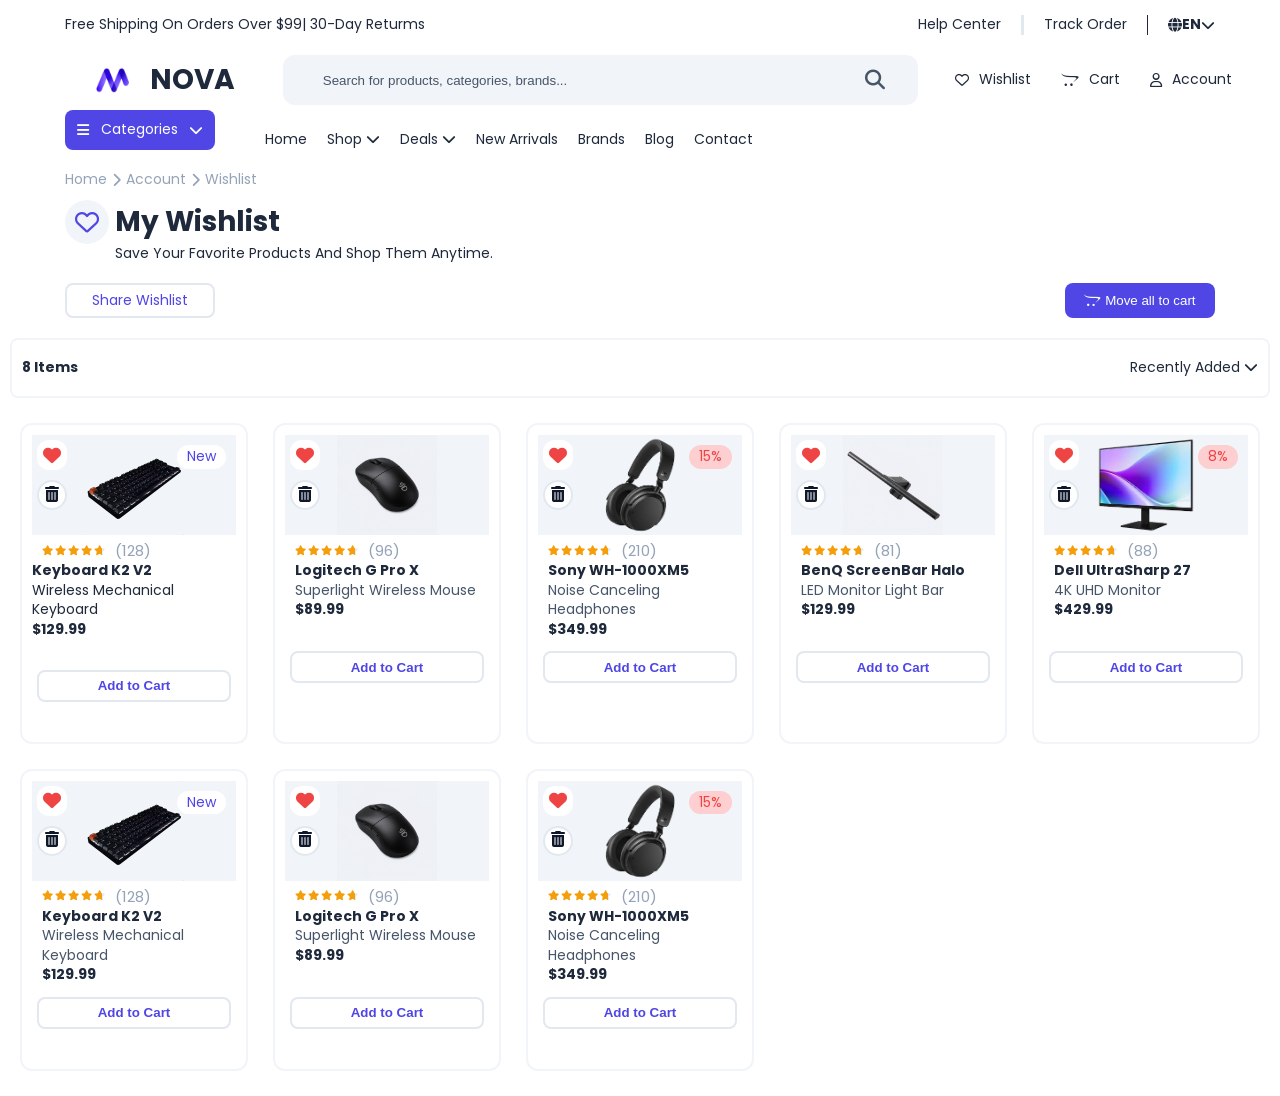
<file: Wishlist.html>
<!DOCTYPE html>
<html lang="en">

<head>
    <meta charset="UTF-8">
    <meta name="viewport" content="width=device-width, initial-scale=1.0">
    <title>NOVA | Wishlist </title>
    <link rel="stylesheet" href="css/home.css" />
    <link rel="stylesheet" href="css/shop.css" />
    <link rel="stylesheet" href="css/Wishlist.css" />

    <link rel="stylesheet" href="https://cdnjs.cloudflare.com/ajax/libs/font-awesome/6.7.2/css/all.min.css">

    <link rel="preconnect" href="https://fonts.googleapis.com">
    <link rel="preconnect" href="https://fonts.gstatic.com" crossorigin="anonymous">

    <link href="https://fonts.googleapis.com/css2?family=Poppins:wght@400;500;600;700;800&display=swap" rel="stylesheet">
</head>

<body>
    <header>
        <div class="top-bar container">
            <div>
                <p> free shipping on orders over $99  </p>
                <p> | 30-day returms </p>
            </div>
            <div>
                <a href=""> help center </a>
                <span></span>
                <a href=""> track order </a>
                <span></span>
                <div class="dropdown-Language">
                    <div>
                        <i class="fa-solid fa-globe"></i>
                        <b>EN</b>
                        <i class="fa-solid fa-chevron-down"></i>
                    </div>
                    <ul>
                        <li>Arabic</li>
                        <li>English</li>
                        <li>Spanish</li>
                        <li>French </li>
                    </ul>
                </div>
            </div>
        </div>

        <div class="mine-header ">
            <div class="medie-mobile">
                <i class="fa-solid fa-bars"></i>
            </div>

            <div>
                <a href="index.html">
                    <img src="img/logo.png " alt="logo" />
                    <h1> NOVA </h1>
                </a>
            </div>

            <div class="search">
                <input type="search" placeholder="Search for products, categories, brands..." />
                <button type="submit">
                    <i class="fa-solid fa-magnifying-glass"></i>
                </button>
            </div>
            <div>
                <div>
                    <a href="Wishlist.html">
                        <i class="fa-regular fa-heart"></i>
                        <p> wishlist </p>
                    </a>
                </div>
                <div>
                    <a href="cart.html">
                        <i class="fa-brands fa-opencart"></i>
                        <p> cart </p>
                    </a>
                </div>
                <div>
                    <a href="Login-SignUp.html">
                        <i class="fa-regular fa-user"></i>
                        <p> account </p>
                    </a>
                </div>
            </div>
        </div>

        <nav class="container">
            <div>
                <i class="fa-solid fa-bars"></i>
                <p> categories </p>
                <i class="fa-solid fa-chevron-down"></i>
                <ul class="dropdown-categories">
                    <li> <a href=""> Keyboards </a> </li>
                    <li> <a href=""> Mice </a> </li>
                    <li> <a href=""> Headsets </a> </li>
                    <li> <a href=""> Monitors </a> </li>
                </ul>
            </div>
            <ul class="navbar">
                <li> <a href="index.html"> home </a> </li>

                <li class="dropdown-shop">
                    <a> shop </a>
                    <i class="fa-solid fa-chevron-down"></i>
                    <ul>
                        <li> <a href="shop.html"> All Products </a> </li>
                        <li> <a href=""> New Arrivals </a> </li>
                        <li> <a href=""> Best Sellers </a> </li>
                        <li> <a href=""> Deals </a> </li>
                    </ul>
                </li>
                <li class="dropdown-deals">
                    <a> deals </a>
                    <i class="fa-solid fa-chevron-down"></i>
                    <ul>
                        <li> <a href=""> All Deals </a> </li>
                        <li> <a href=""> Summer Sale </a> </li>
                        <li> <a href=""> Flash Deals </a> </li>
                        <li> <a href=""> Clearance </a> </li>
                    </ul>
                </li>
                <li> <a> new arrivals</a> </li>
                <li> <a> brands </a> </li>
                <li> <a> blog </a> </li>
                <li> <a> contact </a> </li>
            </ul>

        </nav>

    </header>

    <div class="container head-text">
        <div>
            <p>home</p>
            <i class="fa-solid fa-chevron-right"></i>
            <p> account </p>
            <i class="fa-solid fa-chevron-right"></i>
            <p> Wishlist </p>
        </div>
        <div class="head">
            <div>
                <h1>
                <i class="fa-regular fa-heart"></i>
                my Wishlist
                </h1>
                <p> save your favorite products and shop them anytime. </p>
            </div>
            <div>
                <a href="#"> share Wishlist </a>
                <button type="button">
                    <i class="fa-brands fa-opencart"></i>
                    Move all to cart
                </button>
            </div>

        </div>
    </div>

    <div class="container all-products-page">
        <div>
            <b> 8 items </b>
            <p>
                recently added
                <i class="fa-solid fa-chevron-down"></i>
            </p>
        </div>
        
        <div class="all-products">

            <div>
                <a href="">
                    <div class="relav">
                        <span class="product-condition">new</span>
                        <span class="Wishlist"> <i class="fa-solid fa-heart"></i> </span>
                        <span class="delete"> <i class="fa-solid fa-trash-can"></i> </span>
                        <img src="img/items/Keyboards.png" alt="keyboards" />
                    </div>
                    <div class="star">
                        <h3>
                            <i class="fa-solid fa-star"></i>
                            <i class="fa-solid fa-star"></i>
                            <i class="fa-solid fa-star"></i>
                            <i class="fa-solid fa-star"></i>
                            <i class="fa-solid fa-star"></i>
                        </h3>
                        <p> (128) </p>
                    </div>
                    <div class="">
                        <h4> keyboard k2 v2 </h4>
                        <p> wireless mechanical keyboard </p>
                        <b>$129.99</b>
                    </div> 
                </a>
                <button type="button"> Add to Cart </button>
            </div>

            <div>
                <a href="">
                    <div class="relav">
                        <span class="Wishlist"> <i class="fa-solid fa-heart"></i> </span>
                        <span class="delete"> <i class="fa-solid fa-trash-can"></i> </span>
                        <img src="img/items/Mice.png" alt="mice" />
                    </div>
                    <div class="star">
                        <h3>
                            <i class="fa-solid fa-star"></i>
                            <i class="fa-solid fa-star"></i>
                            <i class="fa-solid fa-star"></i>
                            <i class="fa-solid fa-star"></i>
                            <i class="fa-solid fa-star"></i>
                        </h3>
                        <p> (96) </p>
                    </div>
                    <div class="popular-card-text">
                        <h4> logitech g pro x </h4>
                        <p> superlight wireless mouse </p>
                        <b>$89.99</b>
                    </div>
                </a>
                <button type="button"> Add to Cart </button>
            </div>

            <div>
                <a href="Product-Details-Page.html">
                    <div class="relav">
                        <span class="Wishlist"> <i class="fa-solid fa-heart"></i> </span>
                        <span class="delete"> <i class="fa-solid fa-trash-can"></i> </span>
                        <span class="discount"> 15% </span>
                        <img src="img/items/Headphones.png" alt="headphones" />
                    </div>
                    <div class="star">
                        <h3>
                            <i class="fa-solid fa-star"></i>
                            <i class="fa-solid fa-star"></i>
                            <i class="fa-solid fa-star"></i>
                            <i class="fa-solid fa-star"></i>
                            <i class="fa-solid fa-star"></i>
                        </h3>
                        <p> (210) </p>
                    </div>
                    <div class="popular-card-text">
                        <h4> sony WH-1000XM5 </h4>
                        <p> noise canceling headphones </p>
                        <b>$349.99</b>
                    </div>
                </a>
                <button type="button"> Add to Cart </button>
            </div>

            <div>
                <a href="">
                    <div class="relav">
                        <span class="Wishlist"> <i class="fa-solid fa-heart"></i> </span>
                        <span class="delete"> <i class="fa-solid fa-trash-can"></i> </span>
                        <img src="img/items/desk-accessories.png" alt="desk accessories" />
                    </div>
                    <div class="star">
                        <h3>
                            <i class="fa-solid fa-star"></i>
                            <i class="fa-solid fa-star"></i>
                            <i class="fa-solid fa-star"></i>
                            <i class="fa-solid fa-star"></i>
                            <i class="fa-solid fa-star"></i>
                        </h3>
                        <p> (81) </p>
                    </div>
                    <div class="popular-card-text">
                        <h4> benQ screenBar halo </h4>
                        <p> LED monitor light bar </p>
                        <b>$129.99</b>
                    </div>
                </a>
                <button type="button"> Add to Cart </button>
            </div>

            <div>
                <a href="">
                    <div class="relav">
                        <span class="Wishlist"> <i class="fa-solid fa-heart"></i> </span>
                        <span class="delete"> <i class="fa-solid fa-trash-can"></i> </span>
                        <span class="discount"> 8% </span>
                        <img src="img/items/Monitors.png" alt="monitors" />
                    </div>
                    <div class="star">
                        <h3>
                            <i class="fa-solid fa-star"></i>
                            <i class="fa-solid fa-star"></i>
                            <i class="fa-solid fa-star"></i>
                            <i class="fa-solid fa-star"></i>
                            <i class="fa-solid fa-star"></i>
                        </h3>
                        <p> (88) </p>
                    </div>
                    <div class="popular-card-text">
                        <h4> dell ultraSharp 27 </h4>
                        <p> 4K UHD monitor </p>
                        <b>$429.99</b>
                    </div>
                </a>
                <button type="button"> Add to Cart </button>
            </div>

            <div>
                <a href="">
                    <div class="relav">
                        <span class="Wishlist"> <i class="fa-solid fa-heart"></i> </span>
                        <span class="delete"> <i class="fa-solid fa-trash-can"></i> </span>
                        <span class="product-condition">new</span>
                        <img src="img/items/Keyboards.png" alt="keyboards" />
                    </div>
                    <div class="star">
                        <h3>
                            <i class="fa-solid fa-star"></i>
                            <i class="fa-solid fa-star"></i>
                            <i class="fa-solid fa-star"></i>
                            <i class="fa-solid fa-star"></i>
                            <i class="fa-solid fa-star"></i>
                        </h3>
                        <p> (128) </p>
                    </div>
                    <div class="popular-card-text">
                        <h4> keyboard k2 v2 </h4>
                        <p> wireless mechanical keyboard </p>
                        <b>$129.99</b>
                    </div>
                </a>
                <button type="button"> Add to Cart </button>
            </div>

            <div>
                <a href="">
                    <div class="relav">
                        <span class="Wishlist"> <i class="fa-solid fa-heart"></i> </span>
                        <span class="delete"> <i class="fa-solid fa-trash-can"></i> </span>
                        <img src="img/items/Mice.png" alt="mice" />
                    </div>
                    <div class="star">
                        <h3>
                            <i class="fa-solid fa-star"></i>
                            <i class="fa-solid fa-star"></i>
                            <i class="fa-solid fa-star"></i>
                            <i class="fa-solid fa-star"></i>
                            <i class="fa-solid fa-star"></i>
                        </h3>
                        <p> (96) </p>
                    </div>
                    <div class="popular-card-text">
                        <h4> logitech g pro x </h4>
                        <p> superlight wireless mouse </p>
                        <b>$89.99</b>
                    </div>
                </a>
                <button type="button"> Add to Cart </button>
            </div>

            <div>
                <a href="Product-Details-Page.html">
                    <div class="relav">
                        <span class="Wishlist"> <i class="fa-solid fa-heart"></i> </span>
                        <span class="delete"> <i class="fa-solid fa-trash-can"></i> </span>
                        <span class="discount"> 15% </span>
                        <img src="img/items/Headphones.png" alt="headphones" />
                    </div>
                    <div class="star">
                        <h3>
                            <i class="fa-solid fa-star"></i>
                            <i class="fa-solid fa-star"></i>
                            <i class="fa-solid fa-star"></i>
                            <i class="fa-solid fa-star"></i>
                            <i class="fa-solid fa-star"></i>
                        </h3>
                        <p> (210) </p>
                    </div>
                    <div class="popular-card-text">
                        <h4> sony WH-1000XM5 </h4>
                        <p> noise canceling headphones </p>
                        <b>$349.99</b>
                    </div>
                </a>
                <button type="button"> Add to Cart </button>
            </div>
        </div>
        </div>
</body>
</html>
</file>
<file: css/home.css>
* {
    box-sizing: border-box;
    padding: 0;
    margin: 0;
}
:root {
    --primary: #4F46E5;
    --primary-dark: #3730A3;

    --dark: #0F172A;
    --text: #1E293B;

    --gray-700: #475569;
    --gray-400: #94A3B8;
    --gray-200: #E2E8F0;
    --gray-100: #F1F5F9;

    --white: #FFFFFF;

    --success: #16A34A;
    --danger: #EF4444;
    --warning: #F59E0B;

    --radius-sm: 8px;
    --radius-md: 12px;
    --radius-lg: 18px;
}
a {
    text-decoration: none;
    color: var(--text);
}
button{
    cursor: pointer;
}
ul {
    list-style: none;
    padding: 0;
    margin: 0;
}
.container {
    padding-left: 10px;
    padding-right: 10px;
    margin-left: auto;
    margin-right: auto;
}
body {
    text-transform: capitalize;
    line-height: 1.4;
    font-family: "Poppins", sans-serif;
    color: var(--text);
    font-size: 14px;
}
/* start media */
@media (max-width: 768px) {
    .container {
        width: 100%;
    }
}
/*@media (min-width: 769px) {
    .container {
        width: 760px;
    }
}*/
/* Medium */
@media (min-width: 992px) {
    .container {
        width: 960px;
    }
}
/* Large */
@media (min-width: 1200px) {
    .container {
        width: 1170px;
    }
}
/* Extra Large */
@media (min-width: 1400px) {
    .container {
        width: 1320px;
    }
}
/* end media */

/* start header*/

header {
    display: flex;
    flex-direction: column;
}

/* start top bar */
    header .top-bar {
        display: flex;
        justify-content: space-between;
        align-items: center;
        height: 50px;
    }

        header .top-bar div:first-child {
            display: flex;
            align-items: center;
        }
        header .top-bar span:first-of-type {
            background-color: var(--gray-200);
            width: 2.5px;
            height: 20px;
        }
        header .top-bar span:last-of-type {
            background-color: var(--text);
            width: 1.5px;
            height: 20px;
        }
        header .top-bar div:last-child {
            display: flex;
            align-items: center;
            gap: 20px;
        }
/* start media */
@media (max-width: 768px) {
    header .top-bar {
        width: 100%
    }
    header .top-bar > div:last-child {
        display: none;
    }
    header .top-bar > div:first-child {
        justify-content: center;
        width: 100%;
        background-color: var(--primary);
        color: var(--white);
        border-radius: var(--radius-sm);
        text-align: center;
        height: 35px;
    }
        header .top-bar > div:first-child > p:last-child {
            display: none;
        }
}
/* end media */

    /* end top bar */

    /* start dropdown Language */
    header .top-bar .dropdown-Language {
        position: relative;
    }

        header .top-bar .dropdown-Language ul {
            display: flex;
            flex-direction: column;
            justify-content: space-between;
            visibility: hidden;
            padding: 0px;
            margin: 0px;
            position: absolute;
            right: 2%;
            top: 10%;
            transform: translate(0%, 14%);
            background-color: var(--gray-100);
            width: 130px;
            height: 160px;
            border-radius: var(--radius-sm);
            transition: 0.3s;
            z-index: 10;
        }

        header .top-bar .dropdown-Language:hover ul {
            visibility: visible;
        }

        header .top-bar .dropdown-Language li {
            width: 100%;
            padding: 5px;
        }

            header .top-bar .dropdown-Language li:not(li:last-of-type) {
                border-bottom: 2px solid var(--gray-400);
            }

            header .top-bar .dropdown-Language li p:hover {
                color: var(--primary);
                margin-left: 5px;
                transition: 0.3s;
            }

    /* end dropdown Language */

    /* start mine header */
    .mine-header {
        width: 100%;
        height: 60px;
        display: flex;
        justify-content: space-evenly;
        align-items: center;
            padding-right: 10px;
    }
        .mine-header img {
            height: 60px;
            width: 75px;
            object-fit: fill
        }

        .mine-header > div:nth-child(2) {
            display: flex;
            align-items: center;
        }
            .mine-header > div:nth-child(2) a {
                display: flex;
                align-items: center;
                flex-direction: row;
                margin-right: 10px;
            }

        .mine-header .search {
            width: 50%;
            position: relative;
        }
            
            .mine-header .search input {
                width: 100%;
                height: 50px;
                border: none;
                outline: none;
                padding: 5px 10px 5px 20px;
                background-color: var(--gray-100);
                border-radius: var(--radius-md);
            }

                .mine-header .search input::placeholder {
                    padding-left: 20px;
                    color: var(--gray-700);
                }

            .mine-header .search button {
                position: absolute;
                right: 5%;
                top: 50%;
                transform: translate(-5%, -50%);
                border: none;
                outline: none;
                cursor: pointer;
            }

            .mine-header .search i {
                position: absolute;
                right: 5%;
                top: 50%;
                transform: translate(-5%, -50%);
                font-size: 20px;
                color: var(--gray-700);
            }

        .mine-header > div:last-child {
            display: flex;
            gap: 30px;
        }
            .mine-header > div:last-child a {
                display: flex;
                align-items: center;
            }
                .mine-header > div:last-child a:hover {
                    color: var(--primary);
                    transform: translateY(-5px);
                    transition: 0.3s;
                }
            .mine-header > div:last-child i {
                margin-right: 10px;
            }
.medie-mobile i {
    display: none;
}
/* start media */
@media (max-width: 768px) {
    .mine-header {
        display: flex;
        justify-content: space-between;
        height: auto;
        flex-wrap: wrap;
        align-items: center;
        margin-bottom: 10px;
        padding: 0 20px;
    }
    .medie-mobile i {
        display: block;
    }
    .mine-header div:first-child {
        order: 0;
        cursor: pointer;
    }
        .mine-header > div:last-child {
            order: 1;
            gap: 10px;
        }
        .mine-header .search {
            order: 2;
            flex-basis: 100%;
        }
        .mine-header > div:last-child a p {
            display: none;
        }
        .mine-header > div:last-child div:last-child {
/*            display: none;*/
        }
}
/* end media */
    /* end mine header */

    /* start nav */
    nav {
        display: flex;
        height: 60px;
    }
        /* start categories */
        nav > div:first-child {
            display: flex;
            align-items: center;
            justify-content: space-evenly;
            color: var(--white);
            background-color: var(--primary);
            border-radius: var(--radius-sm);
            width: 150px;
            height: 40px;
            position: relative;
            margin-right: 50px;
        }

        nav .dropdown-categories {
            display: flex;
            flex-direction: column;
            justify-content: space-between;
            visibility: hidden;
            list-style: none;
            padding: 0px;
            margin: 0px;
            position: absolute;
            right: -75%;
            top: 50%;
            transform: translate(2%, 5%);
            background-color: var(--gray-100);
            width: 130px;
            height: 160px;
            border-radius: var(--radius-sm);
            color: var(--text);
            z-index: 10;
        }

            nav .dropdown-categories li {
                width: 100%;
                padding: 5px;
            }

                nav .dropdown-categories li:not(li:last-of-type) {
                    border-bottom: 2px solid var(--gray-400);
                }

        nav > div:first-child:hover .dropdown-categories {
            visibility: visible;
        }

        nav .dropdown-categories li:hover a {
            color: var(--primary)
        }
    /* end categories */

    .navbar {
        display: flex;
        align-items: center;
        gap: 20px;
        transition: 0.3s;
    }

        .navbar > li:hover > a {
            color: var(--primary)
        }
    /* start dropdown shop and dropdown-deals*/

    .dropdown-shop, .dropdown-deals {
        position: relative;
    }

        .dropdown-shop ul, .dropdown-deals ul {
            display: flex;
            flex-direction: column;
            justify-content: space-between;
            visibility: hidden;
            list-style: none;
            padding: 0px;
            margin: 0px;
            position: absolute;
            right: -230%;
            top: 30%;
            transform: translate(0%, 0%);
            background-color: var(--gray-100);
            width: 130px;
            height: 160px;
            border-radius: var(--radius-sm);
            color: var(--text);
            z-index: 1;
        }

        .dropdown-shop:hover ul, .dropdown-deals:hover ul {
            visibility: visible;
        }

        .dropdown-shop li, .dropdown-deals li {
            width: 100%;
            padding: 5px;
        }

            .dropdown-shop li:not(li:last-child), .dropdown-deals li:not(li:last-child) {
                border-bottom: 2px solid var(--gray-400);
            }

            .dropdown-shop li:hover a, .dropdown-deals li:hover a {
                color: var(--primary);
                margin-left: 5px;
                transition: 0.3s;
            }
    /* start dropdown shop and dropdown-deals */

/* start media */
@media (max-width: 768px) {
    nav {
        display: none;
    }
}
/* end media */

    /* start nav */

/* start hero */

.hero img {
    width: 100%;
    height: 100%;
    object-fit: cover;
    border-radius: var(--radius-md)
}

.my-relative {
    position: relative;
    background-color: #ececf6;
    height: 385px;
    border-radius: var(--radius-md);
    padding: 0px;
  }
/* start media */
@media (max-width: 768px) {
    .my-relative {
        display: flex;
        flex-direction: column;
        padding-top: 10px ;
        height: auto;
        
    }
    .hero.container {
        width: 100%;
        height: auto;
    }
    .my-relative .imgg {
        height: 60%;
        order: 1;
        border-radius: 0;
    }
}
/* end media */    
    .hero .hero-text {
        position: absolute;
        top: 50%;
        left: 10%;
        transform: translate(-10%, -50%);
        z-index: 1;
    }

/* start media */
@media (max-width: 768px) {
    .hero .hero-text {
        height: 40%;
        order: 0;
        padding-left: 15px;
        position: unset;
        transform: none;
    }
}
/* end media */
        .hero .hero-text b {
            color: var(--primary);
            font-weight: normal;
        }

        .hero .hero-text h2 {
            font-size: 36px;
            max-width: 250px;
        }

        .hero .hero-text p {
            max-width: 250px;
            margin-bottom: 20px;
        }

    .hero-btn {
        display: flex;
    }

        .hero-btn a:first-child {
            background-color: var(--primary);
            color: var(--white);
            margin-right: 10px;
            border-radius: var(--radius-sm);
            width: 130px;
            height: 40px;
            align-content: center;
            text-align: center
        }
            .hero-btn a:first-child:hover {
                background-color: var(--white);
                color: var(--text);
                border: 1px solid var(--primary);
                transform: translateY(-5px);
                transition: 0.5s;
            }
        .hero-btn a:last-child {
            background-color: var(--primary);
            color: var(--white);
            border-radius: var(--radius-sm);
            width: 130px;
            height: 40px;
            align-content: center;
            text-align: center
        }
            .hero-btn a:last-child:hover {
                background-color: var(--white);
                color: var(--text);
                border: 1px solid var(--primary);
                transform: translateY(-5px);
                transition: 0.5s;
            }


/* start media */
@media (max-width: 768px) {
    .hero-btn a:first-child,
    .hero-btn a:last-child {
        width: 110px;
    }
}
/* end media */

    /**/
.four-log {
    display: flex;
    align-items: center;
    justify-content: space-evenly;
    background-color: var(--white);
    border-radius: var(--radius-md);
    width: calc(100% - 30px);
    box-shadow: 0px 0px 15px 5px var(--gray-200);
    margin: -15px auto 15px;
    position: relative;
    min-height: 75px;
    max-height: 380px;
}

    .log {
        display: flex;
        align-items: center;
    }

        .log h2 {
            font-size: 20px;
        }

        .log p {
            color: var(--gray-700);
        }

        .log i {
            margin-right: 10px;
            font-size: 24px;
            border-radius: 50%;
            padding: 10px;
            background-color: var(--gray-100);
            color: var(--primary);
        }
    /**/

    /* start media */
    @media (max-width: 768px) {
        .four-log {
            display: flex;
            flex-direction: column;
            align-items: flex-start;
            gap: 15px;
            padding: 10px 0;
        }
        .log {
            margin-left: 15px;
            width: 100%;
            padding-right: 40px;
        }
        .log div {
            border-bottom: 2px solid var(--gray-200);
        }
    }
    /* end media */

/*start category */
.category {
    display: flex;
    flex-direction: column;
    margin-top : 20px;
}
/* */
@media (max-width: 768px) {
    .category.container {
        width: 100%
    }
}
/**/
    .category-text {
        display: flex;
        justify-content: space-between;
        align-items: center;
    }

        .category-text a {
            color: var(--primary);
        }

    .category-card {
        display: grid;
        grid-template-columns: repeat(auto-fit,minmax(175px, 1fr) );
        gap: 30px;
        margin-top: 10px;
    }
/* start media */
@media (max-width: 768px) {
    .category-card {
        grid-template-columns: repeat(auto-fit, minmax(125px, 1fr));
    }
}
    .category-card img {
        width: 100%;
        height: 125px;
        object-fit: fill;
    }

.category-card a {
    border-radius: var(--radius-md);
    box-shadow: 0px 0px 15px 5px var(--gray-200);
}

        .category-card a h4 {
            margin-left: 10px;
        }

        .category-card a p {
            margin-left: 10px;
            margin-bottom: 10px;
        }

    .category-card p {
        color: var(--gray-700);
    }
    /* end  */

    /**/
    .popular {
        display: flex;
        flex-direction: column;
        margin-top: 20px;
        margin-bottom: 20px;
    }
    /**/
    @media (max-width: 768px) {
        .popular.container {
            width: 100%
        }
    }
    /**/
    .star {
        display: flex;
        align-items: center;
    }

        .star h3 {
            width: fit-content;
            background: linear-gradient(to right, var(--warning) 95%, var(--gray-200) 95% );
            background-clip: text;
            -webkit-text-fill-color: transparent;
            margin: 0px 10px;
            font-size: 10px;
        }

        .star p {
            font-size: 15px;
            color: var(--gray-400)
        }

    .popular-text {
        display: flex;
        justify-content: space-between;
        align-items: center;
    }

        .popular-text a {
            color: var(--primary)
        }

    .popular-card {
        display: grid;
        grid-template-columns: repeat(auto-fit,minmax(190px, 1fr) );
        gap: 30px;
        margin-top: 10px;
    }

        .popular-card > div {
            box-shadow: 0px 10px 30px 5px rgba(0, 0, 0, 0.2);
            border-radius: var(--radius-md);
            position: relative;
        }

    .product-condition {
        position: absolute;
        right: 10px;
        top: 10px;
        background-color: var(--white);
        color: var(--primary);
        border-radius: var(--radius-md);
        padding: 2px 10px;
    }

    .discount {
        position: absolute;
        right: 10px;
        top: 10px;
        background-color: #fdcfd0;
        color: var(--danger);
        border-radius: var(--radius-md);
        padding: 2px 10px;
    }

    .popular-card img {
        width: 100%;
        height: 125px;
        object-fit: contain;
        background-color: var(--gray-100);
        border-radius: 12px 12px 0 0;
    }

    .popular-card a {
        width: auto;
    }

    .popular-card-text {
        margin-left: 10px;
        height: 60px;
    }

        .popular-card-text p {
            font-size: 14px;
            padding-right: 10px;
            color: var(--gray-700);
        }

    .popular-card-precious {
        display: flex;
        justify-content: space-between;
        align-items: flex-start;
        margin: 10px 10px;
    }

        .popular-card-precious b {
            font-weight: 900;
        }

        .popular-card-precious button {
            background-color: var(--primary);
            color: var(--white);
            border-radius: var(--radius-sm);
            padding: 7.5px;
            cursor: pointer;
            border: none;
        }

    /*    */

    .summer {
        position: relative;
        color: var(--white);
    }

    /* start media */
    @media (max-width: 768px) {
        .summer.container {
            width: 100%;
            font-size: 10px;
        }
    }
    /* end media */
    .summer img {
        width: 100%;
        border-radius: var(--radius-md);
        height: auto;
        max-height: 75px;
    }

    .summer-text {
        position: absolute;
        top: 50%;
        transform: translateY(-50%);
        left: 50px;
    }
    .summer-text i {
        color: var(--warning)
    }
/* start media */
@media (max-width: 768px) {
    .summer-text {
        left: 25px;
        max-width: 150px;   
    }
}
/* end media */

    .summer-link {
        position: absolute;
        top: 50%;
        transform: translateY(-50%);
        right: 50px;
        background-color: var(--primary);
        border-radius: var(--radius-sm);
        width: 130px;
        height: 40px;
        align-content: center;
        text-align: center;
    }
        .summer-link a {
            color: var(--white);
        }
        .summer-link:hover {
            background-color: var(--white);
            border: 1px solid var(--primary);
            transition: 0.5s;
        }
        .summer-link:hover a {
            color: var(--text);
        }
/* start media */
@media (max-width: 768px) {
    .summer-link {
        right: 25px;
        width: 100px;
        height: 35px;
    }
}
/* end media */

    /**/

    /**/

    /* start media */
    @media (max-width: 768px) {
        footer.container {
            width: 100%;
        }
    }
    /* end media */

    .footer-content {
        display: grid;
        grid-template-columns: repeat(auto-fit,minmax(200px, 1fr) );
        row-gap: 20px;
        column-gap: 15px;
        margin: 10px 0;
    }

        .footer-content > div:not(.footer-header) a:hover {
            color: var(--primary);
            border-bottom: 2px solid var(--primary);
            margin-left: 5px;
            font-size: 15px;
            transition: 0.3s;
        }
        .footer-header a:hover {
            scale: 1.1;
            transition: 0.5s;
        }


        .footer-content h3 {
            padding: 5px 0;
        }

        .footer-content li {
            padding-bottom: 5px;
        }

        .footer-content > div:first-child {
            display: flex;
            flex-direction: column;
            justify-content: center;
        }

            .footer-content > div:first-child h1 {
                display: flex;
                align-items: center;
                margin-left: -25px;
            }

        .footer-content h1 img {
            width: 90px;
            height: 60px;
            object-fit: fill;
        }

        .footer-content > div:first-child p {
            color: var(--gray-700);
            font-size: 14px;
        }

        .footer-content aside {
            display: flex;
            align-items: center;
            margin-top: 10px;
        }

            .footer-content aside a {
                color: var(--primary);
                background-color: var(--gray-100);
                border-radius: 50%;
                border: 1px solid var(--gray-400);
                padding: 5px;
                margin: 5px;
                font-size: 20px;
            }

    .footer-text i {
        display: none;
    }

    .footer-text p {
        font-size: 14px;
        color: var(--gray-700);
    }

    .footer-content > div:last-child {
        width: 300px;
        height: 180px;
    }
    @media (min-width: 1200px) {
        .footer-content > div:last-child {
            display: flex;
            flex-direction: column;
            margin-left: -70px;
        }
    }

    .input-btn {
        display: flex;
        align-items: center;
        justify-content: space-between;
        margin-top: 20px;
            gap: 10px;
    }

        .input-btn input {
            outline: none;
            background-color: var(--gray-100);
            border-radius: var(--radius-sm);
            border: 1px solid var(--gray-700);
            height: 35px;
            padding-left: 10px;
        }

        .input-btn button {
            outline: none;
            border: none;
            background-color: var(--primary);
            border-radius: var(--radius-sm);
            color: var(--white);
            width: 100px;
            height: 35px;
            align-content: center;
            text-align: center;
            cursor: pointer;
        }
            .input-btn button:hover {
                background-color: var(--white);
                color: var(--text);
                border: 1px solid var(--primary);
                transition: 0.5s;
            }
            footer > div:last-child {
                display: flex;
                justify-content: space-between;
                align-items: center;
                margin: 0 5px
            }

        footer > div:last-child div {
            font-size: 30px;
        }

            footer > div:last-child div a {
                margin: 8px;
            }

            footer > div:last-child div i {
                color: var(--primary);
            }
</file>
<file: css/shop.css>
img {
    width: 100px;
    height: 100px;
}
.head-text > div:first-child {
    display: flex;
    color: var(--gray-400);
    align-items: center;
    gap: 5px;
}
.head-text h1 {
    margin: 10px;
}


section {
    display: flex;
    gap: 15px;
    padding: 15px;
}

search {
    width: 20%;
    padding: 10px 20px;
    box-shadow: 0px 10px 30px 5px rgba(0, 0, 0, 0.2);
    border-radius: var(--radius-sm);
}
/* start media */
@media (max-width: 768px) {
    search {
        padding: 5px 10px;
        font-size: 12px;
        width: 30%;
        height: fit-content;
    }
}
    search h2 {
        margin: 10px 0;
    }
/* start media */
@media (max-width: 768px) {
    search h2 {
        font-size: 14px;
        margin: 5px 0;
    }
}
    
    search label {
        padding: 7px 0;
    }

    search div:not(div:last-child) {
        border-bottom: 2px solid var(--gray-200);
        padding-bottom: 10px;
    }
    search div:nth-child(1),
    search div:nth-child(3),
    search div:nth-child(4) {
        display: flex;
        flex-direction: column;
    }
        search div:nth-child(3) label:last-child a {
            color: var(--primary);
        }

.star-5s b {
            width: fit-content;
            background: linear-gradient(to right, var(--warning) 100%, var(--gray-200) 95%);
            background-clip: text;
            -webkit-text-fill-color: transparent;
            font-size: 13px;
        }
.star-4s b {
    width: fit-content;
    background: linear-gradient(to right, var(--warning) 80%, var(--gray-200) 80%);
    background-clip: text;
    -webkit-text-fill-color: transparent;
    font-size: 13px;
}
.star-3s b {
    width: fit-content;
    background: linear-gradient(to right, var(--warning) 65%, var(--gray-200) 65%);
    background-clip: text;
    -webkit-text-fill-color: transparent;
    font-size: 13px;
}
.star-2s b {
    width: fit-content;
    background: linear-gradient(to right, var(--warning) 50%, var(--gray-200) 50%);
    background-clip: text;
    -webkit-text-fill-color: transparent;
    font-size: 13px;
}

/* start media */
@media (max-width: 768px) {
    input#price {
        width: 80px;
    }
}

.relav {
    position: relative;
    background-color: var(--gray-100);
    margin-bottom: 5px;
    display: flex;
    justify-content: center;
}

.all-products-page {
    width: 80%;
}

/* start media */
@media (max-width: 768px) {
    .all-products-page {
        width: 70%;
    }
}
    .all-products {
        display: grid;
        grid-template-columns: repeat(auto-fit,minmax(200px, 1fr));
        gap: 25px;
        padding: 25px 10px;
    }

.all-products-page > div:first-child {
    display: flex;
    justify-content: space-between;
    padding: 20px;
}

/* start media */
@media (max-width: 768px) {
    .all-products-page > div:first-child {
        padding: 5px;
        font-size: 12px;
    }
}

.pagination {
    display: flex;
    align-items: center;
    justify-content: center;
    gap: 20px;
}
/* start media */
@media (max-width: 768px) {
    .pagination {
        gap: 15px;
    }
}
    .pagination .active {
        background-color: var(--primary);
        padding: 0px 10px;
        border-radius: 5px;
    }
        .pagination .active a {
            color: var(--white);
        }
</file>
<file: css/cart.css>
.head-text h1 {
    margin: 10px 0;
}
.full {
    display: flex;
    gap: 15px;
}
@media (max-width: 768px) {
    .full {
        display: flex;
        flex-direction: column;
    }
}


.cart-left {
    width: 70%;
}
@media (max-width: 768px) {
    .cart-left {
        width: 100%;
    }
}

table {
    border-collapse: collapse;
    border-radius: var(--radius-sm);
    width: 100%;
    border: 2px solid var(--gray-200);
}
  table h3 {
        text-align: start;
    }
    table img {
        width: 100px;
        height: 100px;
        padding: 10px;
    }
    table input {
        width: 90px;
        height: 35px;
        padding-left: 10px;
        outline: cornsilk;
        border-radius: var(--radius-sm);
        border: 2px solid var(--gray-200);
        margin: 10px 5px;
        font-size: 16px;
        font-weight: bold;
        text-align: center;
    }

thead {
    border-bottom: 2px solid var(--gray-200);
    background-color: var(--gray-100);
}
thead th {
    background-color: var(--gray-100);
    text-align: start;
    height: 45px;
    padding: 0 20px;
}
tbody {
    padding: 0 10px;
}
tbody tr {
    background-color: var(--white);
}
tbody tr:not(tr:last-child) {
    border-bottom: 2px solid var(--gray-200)
}

tbody .td-img {
    display: flex;
}
    tbody .td-img div {
        display: flex;
        flex-direction: column;
        align-items: flex-start;
        justify-content: space-evenly;
        margin-left: 15px;
    }
        tbody .td-img div p {
            color: var(--gray-400);
        }
        tbody .td-img div p:last-child {
            color: var(--success);
        }
        tbody .td-img div p i {
            font-size: 10px;
        }
.td-price {
    text-align: start;
}
    .td-price del {
        color: var(--gray-400);
        margin-right: 10px;
    }
    .td-price span {
        background-color: var(--white);
        color: var(--danger);
        border-radius: var(--radius-md);
        padding: 2px 10px;
        border: 2px solid #fdcfd0
    }

tbody td:last-child button {
    border-radius: 50%;
    padding: 10px;
    outline: none;
    border: 2px solid #fdcfd0;
    color: var(--danger);
    background-color: var(--white);
    font-size: 16px;
}
tbody td:last-child {
    text-align: center;
}
tbody td:first-child {
    max-width: 300px;
}
.cart-btn {
    display: flex;
    justify-content: space-between;
    margin-top: 20px;
}
    .cart-btn a {
        width: fit-content;
        height: 40px;
        padding-left: 20px;
        padding-right: 20px;
        border-radius: var(--radius-sm);
        border: 2px solid var(--gray-700);
        align-content: center;
    }
    .cart-btn a i {
        padding-right: 10px;
    }

    .cart-btn button {
        background-color: var(--white);
        color: var(--danger);
        border-radius: var(--radius-md);
        padding: 2px 10px;
        border: 2px solid #fdcfd0;
    }
    .cart-btn button i {
        margin-right: 5px;
    }
@media (max-width: 768px) {

    table {
        border: none;
    }

    thead {
        display: none;
    }

    tbody {
        display: flex;
        gap: 20px;
        flex-direction: column;
    }

        tbody tr {
            display: flex;
            flex-wrap: wrap; /* بدل flex-direction: column */
            border: 2px solid var(--gray-200);
            border-radius: var(--radius-sm);
            justify-content: space-between;
        }

    .td-img {
        width: 100%; /* الصورة والاسم ياخدوا سطر كامل */
    }

    .td-price {
        width: 100%; /* السعر ياخد سطر كامل لوحده */
        padding: 0px 10px;
    }

        .td-price div {
            display: flex;
            justify-content: space-between;
        }

    tbody td:nth-child(3),
    tbody td:nth-child(4),
    tbody td:nth-child(5) {
        width: auto; /* التلاتة دول جنب بعض */
        display: flex;
        align-items: center;
    }

    table input {
        width: 95%;
        padding: 0 10px;
        margin: 5px 10px;
    }

    tbody td:last-child button {
        border-radius: var(--radius-md);
        height: 26px;
        font-size: 16px;
        width: 60px;
        padding: 0 10px;
        margin: 5px 10px;
    }
}

.cart-right {
    width: 30%;
    margin: 5px 0;
}
@media (max-width: 768px) {
    .cart-right {
        width: 100%;
        margin: 10px 0;
    }

}

    .cart-right a {
    width: 100%;
    outline: none;
    border: none;
    background-color: var(--primary);
    border-radius: var(--radius-sm);
    color: var(--white);
    height: 35px;
    text-align: center;
    display: flex;
    align-items: center;
    justify-content: center;
    }
    .cart-right a i {
        margin-right: 10px;
    }
    .cart-right > div:first-child {
        border: 2px solid var(--gray-200);
        border-radius: var(--radius-sm);
        padding: 10px 15px;
    }
        .cart-right > div:first-child h1 {
            font-size: 18px;
            margin-bottom: 10px;
        }
    .cart-right .right-text1,
    .cart-right .right-text2 {
        display: flex;
        justify-content: space-between;
        margin-bottom: 10px;
    }
hr {
    background-color: var(--gray-200);
    height: 1px;
    border: none;
}
.total {
    display: flex;
    justify-content: space-between;
    margin: 10px 0;
}
    .total b:last-child {
        color: var(--primary);
    }
.cart-right .secure {
    color: var(--gray-400);
    text-align: center;
    margin-top: 10px;
}

.four-loog {
    background-color: var(--gray-100);
    border: 2px solid var(--gray-200);
    border-radius: var(--radius-sm);
    margin: 10px 0;
    height: auto;
    display: flex;
    flex-direction: column;
    gap: 20px;
    padding: 10px 20px;
}
</file>
<file: css/Checkout.css>
.checkout-full {
    display: flex;
}
@media (max-width: 768px) {
	.checkout-full {
		display: flex;
		flex-direction: column;
	}
}


.re-text img {
	width: 90px;
	height: 90px;
	border-radius: var(--radius-lg);
	border: 2px solid var(--gray-200)
}

.s4s {
	display: flex;
	align-items: center;
	width: 100%
}
.part1 {
	display: flex;
	width: calc((100% - 150px) / 3);
}
	.part1 span {
		display: block;
		width: 100%;
		height: 100%;
		max-width: 30px;
		max-height: 30px;
		min-width: 30px;
		min-height: 30px;
		background-color: var(--primary);
		border-radius: 50%;
		text-align: center;
		color: var(--white);
		margin-right: 10px;
		align-content: space-evenly;
		font-weight: bold;
	}
	.part1 p {
		margin-right: 10px;
		color: var(--primary);
	}
	.part1 hr {
		display: flex;
		width: 75%;
		height: 1.5px;
		align-self: center;
		margin-right: 10px;
		background-color: var(--primary);
		border: none;
	}
.part {
	display: flex;
	width: calc(( 100% - 150px ) / 3);
}
	.part span {
		display: block;
		width: 100%;
		height: 100%;
		max-width: 30px;
		max-height: 30px;
		min-width: 30px;
		min-height: 30px;
		background-color: var(--gray-100);
		border-radius: 50%;
		text-align: center;
		margin-right: 10px;
		border: 1px solid var(--gray-200);
		align-content: space-evenly;
		font-weight: bold;
	}

	.part p {
		margin-right: 10px;
		color: var(--gray-400);
		align-content: space-evenly;
	}

	.part hr {
		display: flex;
		width: 75%;
		height: 1.5px;
		align-self: center;
		margin-right: 10px;
		background-color: var(--gray-200);
		border: none;
	}
.s4s .part:last-child {
	width: 150px;
}

/* start media */
@media (max-width: 768px) {
	.s4s {
		font-size: 12px;
		gap: 20px;
	}
	.part1 p {
		margin: 0;
	}
	.part1 span {
		max-width: 20px;
		max-height: 20px;
		min-width: 20px;
		min-height: 20px;
		margin: 0;
		margin-right: 5px;
	}
	.part p {
		margin: 0;
	}
	.part span {
		max-width: 20px;
		max-height: 20px;
		min-width: 20px;
		min-height: 20px;
		margin: 0;
		margin-right: 5px;
	}
}

.lefto {
	width: 70%;
	display: grid;
	grid-template-columns: repeat(auto-fit, minmax(calc(95% / 2), 1fr));
	gap: 25px;
}
@media (max-width: 768px) {
	.lefto {
		width: 100%;
	}
}
	.lefto > div {
		display: flex;
		flex-direction: column;
		gap: 10px;
		padding: 10px;
	}
.full-name {
	width: 100%;
	height: 30px;
	padding-left: 10px;
	border-radius: var(--radius-sm);
	border: 2px solid var(--gray-200);
	outline-color: var(--primary-dark);
	color: var(--primary-dark);
}
.emaill-number {
	display: flex;
	gap: 10px;
}
.emaill {
	width: 100%;
	height: 30px;
	padding-left: 10px;
	border-radius: var(--radius-sm);
	border: 2px solid var(--gray-200);
	outline-color: var(--primary-dark);
	color: var(--primary-dark);
}
.phone-number {
	width: 100%;
	height: 30px;
	padding-left: 10px;
	border-radius: var(--radius-sm);
	border: 2px solid var(--gray-200);
	outline-color: var(--primary-dark);
	color: var(--primary-dark);
}
.country {
	width: 100%;
	height: 30px;
	padding-left: 10px;
	border-radius: var(--radius-sm);
	border: 2px solid var(--gray-200);
	outline-color: var(--primary-dark);
/*	color: var(--primary-dark);*/
}
.city {
	width: 100%;
	height: 30px;
	padding-left: 10px;
	border-radius: var(--radius-sm);
	border: 2px solid var(--gray-200);
	outline-color: var(--primary-dark);
	color: var(--primary-dark);
}
.address {
	width: 100%;
	height: 30px;
	padding-left: 10px;
	border-radius: var(--radius-sm);
	border: 2px solid var(--gray-200);
	outline-color: var(--primary-dark);
	color: var(--primary-dark);
}
.postal-state {
	display: flex;
	gap: 10px;
}
.postal {
	width: 100%;
	height: 30px;
	padding-left: 10px;
	border-radius: var(--radius-sm);
	border: 2px solid var(--gray-200);
	outline-color: var(--primary-dark);
	color: var(--primary-dark);
}
.state {
	width: 100%;
	height: 30px;
	padding-left: 10px;
	border-radius: var(--radius-sm);
	border: 2px solid var(--gray-200);
	outline-color: var(--primary-dark);
	color: var(--primary-dark);
}
.check {
	color: var(--gray-400)
}
.col {
	display: flex;
	justify-content: space-between;
	align-items: center;
	border-bottom: 2px solid var(--gray-200);
	height: auto;
	min-height: 65px;
	padding: 0 10px;
}
	.col i {
		font-size: 20px;
	}
	.col:hover {
		border-radius: var(--radius-sm);
		border: 2px solid var(--primary)
	}
	.col:hover i {
		color: var(--primary)
	}
.delivery-text, .payment-text {
	display: flex;
	align-items: center;
	gap: 10px;
}
.colu {
	display: flex;
	justify-content: space-between;
	align-items: center;
	border-bottom: 2px solid var(--gray-200);
	height: auto;
	min-height: 65px;
	padding: 0 10px;
}
.colu i {
	font-size: 25px;
}

.colu:hover {
	border-radius: var(--radius-sm);
	border: 2px solid var(--primary)
}

	.colu:hover i {
		color: var(--primary)
	}

.payment-i {
	display: flex;
	gap: 10px;
}
/**/
.re {
	width: 30%;
}
@media (max-width: 768px) {
	.re {
		width: 100%;
	}
}
.cart-right {
	width: 100%
}
.summary {
	display: flex;
	flex-direction: column;
}

.log h2 {
	font-size: 18px;
}
.re-text {
	display: flex;
	align-items: center;
	gap: 10px;
}
	.re-text h3 {
		font-size: 16px;
		font-weight: 600;
	}
	.re-text p {
		color: var(--gray-400);
	}
.order-summary {
	display: flex;
	align-items: center;
	height: auto;
	max-height: 150px;
	min-height: 130px;
}
	.order-summary.last {
		border-bottom: 1px solid var(--gray-200);
		margin-bottom: 15px;
	}
</file>
<file: css/Login-SignUp.css>
section {
    display: flex;
}
/**/
.login {
    width: 40%;
    display: flex;
    flex-direction: column;
    padding: 10px;
    border: 2px solid var(--gray-100);
    border-radius: var(--radius-md);
}
/* start media */
@media (max-width: 768px) {
    .login {
        width: 100%;
    }
}
.email {
    display: flex;
    flex-direction: column;
    width: 100%;
    margin: 15px 0px;
    position: relative;
}
    .email b {
        margin-bottom: 10px
    }
    .email input {
        height: 40px;
        padding-left: 30px;
        border: 2px solid var(--gray-200);
        border-radius: var(--radius-sm);
        outline-color: var(--primary);
    }
    .email i {
        position: absolute;
        bottom: 12px;
        font-size: 16px;
        left: 8px;
        color: #757575;
    }
/**/
.password {
    display: flex;
    flex-direction: column;
    width: 100%;
    margin: 15px 0px;
    position: relative;
}
    .password b {
        margin-bottom: 10px
    }
    .password input {
        height: 40px;
        padding-left: 30px;
        border: 2px solid var(--gray-200);
        border-radius: var(--radius-sm);
        outline-color: var(--primary);
        position: relative;
    }
    .password > i {
        position: absolute;
        bottom: 12px;
        font-size: 16px;
        left: 8px;
        color: #757575;
    }
    .password button {
        position: absolute;
        bottom: 8px;
        right: 10px;
        border: none;
        background-color: var(--white);
    }
        .password button i {
            font-size: 16px;
            color: #757575
        }
/**/
.checkbox {
    display: flex;
    justify-content: space-between;
    align-items: center;
    margin-bottom: 10px;
}
    .checkbox > div {
        display: flex;
        gap: 10px;
    }
    .checkbox a {
        color: var(--primary)
    }
.login > button {
    height: 40px;
    border-radius: var(--radius-sm);
    border: none;
    background-color: var(--primary);
    color: var(--white);
    margin-bottom: 20px;
}
/**/
.or {
    display: flex;
    align-items: center;
    justify-content: center;
}
.or:after {
    content: '';
    display: block;
    width: 100px;
    height: 2px;
    background-color: var(--gray-200);
    margin-left: 10px;
}
.or:before{
    content: '';
    display: block;
    width: 100px;
    height: 2px;
    background-color: var(--gray-200);
    margin-right: 10px;
}

@media (max-width: 768px) {
    .or:after {
        width: 90px;
    }
    .or:before {
        width: 90px;
    }
}

/**/
.asid {
    display: flex;
    align-items: center;
    justify-content: space-between;
    margin-top: 20px;
}
    .asid a {
        height: 35px;
        width: 45%;
        padding: 5px;
        border: 2px solid var(--gray-200);
        border-radius: var(--radius-sm);
        align-content: center;
        text-align: center;
    }
        .asid a i {
            color: var(--primary);
            font-size: 18px
        }
/**/
.login > div:last-of-type {
    display: flex;
    gap: 10px;
    align-items: center;
    justify-content: center;
    margin-top: 35px;
}
    .login > div:last-of-type a {
        color: var(--primary);
    }
/**/
.login-back {
    width: 60%;
    display: flex;
    align-items: center;
    flex-direction: row;
    padding: 10px 0 10px 10px;
    border-radius: var(--radius-md);
    background-color: #f0f1fc;
}
/* start media */
@media (max-width: 768px) {
    .login-back {
        display: none;
    }
}
    .login-back img {
        width: 300px;
        height: 400px;
        object-fit: cover;
        border-radius: 18px 0 0 18px;
    }
.login-text {
    display: flex;
    flex-direction: column;
    align-self: flex-start;
}
.login-head-text h2 {
    color: var(--primary);
    margin-bottom: 10px;
}
.login-head-text p {
    margin-bottom: 20px;
}

.logg {
    display: flex;
    flex-direction: column;
    gap: 20px;
}
    .logg > div {
        display: flex;
    }
    .logg i {
        font-size: 18px;
        margin-right: 10px;
        color: var(--primary);
        background-color: var(--white);
        display: block;
        width: 40px;
        height: 40px;
        text-align: center;
        align-content: center;
        border-radius: var(--radius-sm);
    }
</file>
<file: css/Order-Success.css>
.head-text > div:first-child {
    display: flex;
    color: var(--gray-400);
    align-items: center;
    gap: 5px;
}
.full {
    display: grid;
    grid-template-columns: 2fr 1fr
}

/*==========================================*/
.success-left {
    /*    width: 70%;*/
    padding: 10px;
}
.head {
    display: flex;
    flex-direction: column;
    text-align: center;
    margin-bottom: 40px;
    padding: 10px;
    border: 2px solid var(--gray-200);
    border-radius: var(--radius-sm);
}

    .head > div {
        margin-right: auto;
        margin-left: auto;
    }
        .head > div:first-child {
            border-bottom: 2px solid var(--gray-200);
        }
    .head img {
        object-fit: cover;
        width: 150px;
        height: 125px;
    }
.order-num {
    display: flex;
    align-items: center;
    justify-content: center;
    gap: 25px;
    padding: 10px 30px;
    background-color: var(--gray-100);
    border-radius: var(--radius-sm);
    width: fit-content;
    margin: 15px auto;
}
    .order-num div {
        text-align: start;
    }
    .order-num i {
        font-size: 28px;
        color: var(--primary);
    }
    .order-num b {
        font-size: 18px;
        font-weight: 600;
    }
/*==========================================*/

.success-time {
    display: flex;
    align-items: center;
    justify-content: center;
    gap: 50px;
    max-height: 100px;
    min-height: 50px;
    margin-bottom: 10px;
    border-bottom: 2px solid var(--gray-200);
}
    .success-time div:first-child {
        display: flex;
        gap: 10px;
        align-items: center;
        color: var(--gray-700);
    }
        .success-time div:first-child i {
            font-size: 24px;
        }
    .success-time div:last-child {
        color: var(--success);
    }
/*==========================================*/

.success-btn {
    display: flex;
    align-items: center;
    gap: 50px;
    height: 50px;
    margin-bottom: 10px;
}
    .success-btn a:first-child {
        border-radius: var(--radius-sm);
        background-color: var(--primary);
        width: 175px;
        height: 35px;
        align-content: center;
        color: var(--white);
    }
        .success-btn a:first-child i {
            margin-right: 10px;
            font-size: 16px;
        }
    .success-btn a:last-child {
        border-radius: var(--radius-sm);
        border: 2px solid var(--primary);
        background-color: var(--white);
        width: 175px;
        height: 35px;
        align-content: center;
        color: var(--primary);
    }
/*==============================================*/

.four-log {
    background-color: var(--gray-100);
    width: 100%;
    padding: 10px;
}

/* Large */
@media (min-width: 1200px) {
    .log:not(.log:last-child) {
        border-right: 2px solid var(--gray-200);
        padding-right: 15px;
    }
}
/* end media */

.log h2 {
    font-size: 16px;
    font-weight: 700;
}

/* start media */
@media (max-width: 768px) {
    .full {
        padding: 5px;
        gap: 5px;
        grid-template-columns: 1fr;
    }
    .success-btn {
        gap: 10px;
    }
    .success-btn a:first-child {
        width: 95px;
        height: 50px;
    }
    .success-btn a:last-child {
        width: 95px;
        height: 50px;
    }
}
/*===================================*/

.success-right {
/*    width: 30%;*/
    padding: 5px;
}
    .success-right > div:first-child {
        padding: 10px 15px;
        border: 2px solid var(--gray-200);
        border-radius: var(--radius-sm);
    }

.one {
    display: flex;
    gap: 5px;
    flex-direction: column;
}
    .one h3 {
        margin-bottom: 10px;
    }
    .one div {
        display: flex;
        justify-content: space-between;
        align-items: center;
    }
        .one > div:last-child {
            color: var(--success);
        }
.two {
    display: flex;
    justify-content: space-between;
    margin: 10px 0;
}
    .two h3:last-child {
        color: var(--primary);
    }

.three {
    margin-bottom: 10px;
}
    .three h3 {
        margin-bottom: 10px;
    }
    .three > div {
        display: flex;
        gap: 20px;
        align-items: flex-end;
        justify-content: space-between;
    }
    .three > p {
        background-color: #16a34a42;
        border-radius: var(--radius-sm);
        padding: 5px 15px;
        width: fit-content;
        margin-bottom: 10px;
    }
        .three > p i {
            color: var(--success);
            margin-right: 5px;
            font-size: 16px;
        }

.three-i {
    display: flex;
    gap: 10px;
    font-size: 20px;
    color: var(--primary);
}

.four > div {
    display: flex;
}
.four i {
    margin-right: 10px;
    color: var(--gray-700);
}
.four p {
    color: var(--gray-700);
}
.four button {
    align-self: flex-end;
    border: 2px solid var(--gray-200);
    border-radius: var(--radius-sm);
    background-color: var(--white);
    color: var(--text);
    height: 40px;
    padding: 0 10px;
    margin-left: auto;
}
.help {
    display: flex;
    align-items: flex-start;
    margin: 10px 0;
    padding: 10px 15px;
    border: 2px solid var(--gray-200);
    border-radius: var(--radius-sm);
}
    .help > i {
        border-radius: 50%;
        background-color: var(--gray-100);
        padding: 10px;
        margin-right: 10px;
        font-size: 22px;
        color: var(--primary);
    }
    .help a {
        color: var(--primary);
    }
        .help a i {
            margin-left: 10px;
        }
</file>
<file: css/Order-Tracking.css>
.head {
    display: flex;
    justify-content: space-between;
    align-items: center;
}
    .head h1 {
        margin: 10px 0;
    }
    .head p {
        color: var(--gray-700);
    }
    .head input {
        height: 35px;
        padding-left: 10px;
        margin-right: 5px;
        outline-color: var(--primary);
        border-radius: var(--radius-sm);
        border: 2px solid var(--gray-200);
    }
    .head button {
        height: 35px;
        padding: 0 10px;
        margin-right: 5px;
        border-radius: var(--radius-sm);
        background-color: var(--primary);
        color: var(--white);
        border: none;
    }
    /* start media */
@media (max-width: 768px) {
    .head button {
        margin: 10px auto;
    }
}

/*=======================================*/
form {
    border-radius: var(--radius-lg);
    box-shadow: 0px 0px 15px 5px var(--gray-200);
    align-content: center;
    padding-bottom: 20px;
    margin-top: 25px;
}

form > div:last-child {
    display: flex;
    align-items: baseline;
    justify-content: space-between;
}

form > div:first-child {
    display: flex;
    justify-content: space-between;
    align-items: center;
    margin: 25px 0;
}
/* start media */
@media (max-width: 768px) {
    form > div:first-child {
        padding-bottom: 20px;
        border-bottom: 2px solid var(--gray-200);
    }
    form > div:last-child {
        display: flex;
        flex-direction: column;
        justify-content: space-between;
        align-items: flex-start;
    }
    .order-date p {
        max-width: 175px;
    }
    .invoice {
        align-self: flex-end;
    }
    .order-date {
        align-self: flex-start;
    }
}

    .order-date h2 {
        font-size: 20px;
        margin-bottom: 5px;
    }

    .order-date p {
        color: var(--gray-700);
    }

    .invoice {
        color: var(--primary);
        padding: 10px;
        border: 2px solid var(--gray-200);
        border-radius: var(--radius-sm);
        display: flex;
        align-items: center;
    }

        .invoice i {
            font-size: 18px;
            margin-right: 5px;
        }

    form .use {
        text-align: center;
        justify-items: center;
        min-width: 115px;
    }
/**/
@media (max-width: 768px) {
    form .use {
        display: flex;
        align-items: center;
        text-align: start;
        justify-content: unset;
    }
}

    form .un-use {
        text-align: center;
        justify-items: center;
        min-width: 115px;
    }

@media (max-width: 768px) {
    form .un-use {
        display: flex;
        align-items: center;
        text-align: start;
        justify-content: unset;
    }
}
    form .use p {
        margin-top: 10px;
        color: var(--gray-700);
        min-width: 90px;
    }

    form .un-use p {
        margin-top: 10px;
        max-width: 100px;
        color: var(--gray-700);
        text-align: center;
    }
/**/
@media (max-width: 768px) {
    form .un-use p {
        text-align: start;
    }
}

    form .use i {
        font-size: 16px;
        border-radius: 50%;
        background-color: var(--primary);
        display: block;
        width: 45px;
        height: 45px;
        margin-bottom: 5px;
        text-align: center;
        align-content: center;
        color: white;
    }
/**/
@media (max-width: 768px) {
    form .un-use i {
        margin-right: 10px;
    }
}

    form .un-use i {
        font-size: 18px;
        border-radius: 50%;
        background-color: var(--white);
        border: 2px solid var(--gray-200);
        display: block;
        width: 50px;
        height: 50px;
        margin-bottom: 5px;
        text-align: center;
        align-content: center;
    }
/**/
@media (max-width: 768px) {
    form .use i {
        margin-right: 10px;
    }
}

    .use-hr {
        width: 25%;
        margin: 0 -25px;
        border: 1.8px solid var(--primary);
    }

    hr {
        width: 25%;
        margin: 0 -25px;
        border: 1.8px solid var(--gray-200);
    }
/**/
@media (max-width: 768px) {
    hr {
        border: 2px solid var(--gray-200);
        height: 30px;
        margin-left: 20px;
        margin-bottom: 5px;
        width: 0px;
    }
    .use-hr {
        width: 0px;
    }
}

/*==================================================*/

.grid {
    display: grid;
    grid-template-columns: repeat(auto-fit, minmax(200px, 1fr))
}

.estimated-delivery {
    display: flex;
    flex-direction: column;
    border: 2px solid var(--gray-100);
    border-radius: var(--radius-md);
    padding: 10px;
}
    .estimated-delivery .estimated-head {
        display: flex;
        flex-direction: row;
        align-items: baseline;
        margin: 10px 0;
    }
        .estimated-delivery .estimated-head p {
            font-weight: 700;
        }
        .estimated-delivery .estimated-head i {
            margin-right: 10px;
            background-color: var(--gray-100);
            color: var(--primary);
            border-radius: var(--radius-md);
            font-size: 18px;
            display: block;
            width: 30px;
            height: 30px;
            text-align: center;
            align-content: center;
        }
    .estimated-delivery .estimated-date {
        margin-left: 40px;
    }
        .estimated-delivery .estimated-date b {
            color: var(--primary);
            font-size: 20px;
            font-weight: 600;
        }
    .estimated-delivery .estimated-end {
        display: flex;
        flex-direction: row;
        align-items: baseline;
        margin: 10px 0;
        color: var(--primary);
        background-color: var(--gray-100);
        border-radius: var(--radius-sm);
        border: 2px solid var(--gray-200);
        padding: 10px;
    }
        .estimated-delivery .estimated-end i {
            margin-right: 10px;
        }
/*==========================*/
.shipping-details {
    display: flex;
    flex-direction: column;
    border: 2px solid var(--gray-100);
    border-radius: var(--radius-md);
    padding: 10px;
}
.shipping-head {
    display: flex;
    flex-direction: row;
    align-items: baseline;
    margin: 10px 0;
}
    .shipping-head i {
        margin-right: 10px;
        background-color: var(--gray-100);
        color: var(--primary);
        border-radius: var(--radius-lg);
        font-size: 18px;
        display: block;
        width: 30px;
        height: 30px;
        text-align: center;
        align-content: center;
    }
    .shipping-head p {
        font-weight: 700;
    }
.details {
    display: flex;
    justify-content: space-between;
    margin: 10px 0;
}
.details-number {
    display: flex;
    justify-content: space-between;
    margin: 10px 0;
}
.shipping-details a {
    color: var(--primary);
    font-size: 16px;
    font-weight: 600;
}
    .shipping-details a i {
        margin-left: 5px;
    }
/*============================================*/

.delivery-address {
    display: flex;
    flex-direction: column;
    border: 2px solid var(--gray-100);
    border-radius: var(--radius-md);
    padding: 10px;
}
.delivery-head {
    display: flex;
    flex-direction: row;
    align-items: baseline;
    margin: 10px 0;
}
    .delivery-head i {
        margin-right: 10px;
        background-color: var(--gray-100);
        color: var(--primary);
        border-radius: var(--radius-lg);
        font-size: 18px;
        display: block;
        width: 30px;
        height: 30px;
        text-align: center;
        align-content: center;
    }
.delivery-details {
    display: flex;
    display: flex;
    flex-direction: column;
    gap: 2px;
    margin-bottom: 10px;
}

.delivery-address a {
    border: 2px solid var(--gray-200);
    color: var(--primary);
    border-radius: var(--radius-sm);
    padding: 5px;
    text-align: center;
    width: 150px;
}
/*===============================================*/
main {
    box-shadow: 0px 0px 15px 5px var(--gray-200);
    border-radius: var(--radius-md);
    padding-top: 20px;
    padding-bottom: 1px;
}

main h2 {
    margin-bottom: 20px;
}
main img {
    padding: 5px;
    margin-right: 5px;
    border-radius: var(--radius-md);
}
.order-items {
    display: flex;
    margin-bottom: 25px;
    justify-content: space-between;
    border: 2px solid var(--gray-100);
    border-radius: var(--radius-md);
    padding: 10px 0;
}
/* start media */
@media (max-width: 768px) {
    .order-items {
        flex-direction: column;
    }
}
.order-text {
    display: flex;
    align-items: center;
}
    .order-text b:last-of-type {
        display: flex;
        margin-top: 20px;
    }
.order-money {
    display: flex;
    align-items: flex-end;
    gap: 10px;
    margin-bottom: 10px;
}
/* start media */
@media (max-width: 768px) {
    .order-money {
        display: flex;
        gap: 10px;
        margin-bottom: 10px;
        justify-content: center;
        margin-left: -8.6px;
    }
}

.order-items button {
    margin: 0px 10px;
    width: 110px;
    padding: 0px 20px;
    height: 35px;
    border-radius: var(--radius-sm);
    background-color: var(--white);
    color: var(--primary);
    border: 2px solid var(--gray-200);
    align-self: center;
}
</file>
<file: css/Product-Details-Page.css>
section.container {
    margin-bottom: 30px;
}
@media (max-width: 768px) {
    section.container {
        display: flex;
        flex-direction: column;
    }
}

/*start left*/
.gallery {
    width: 60%;
    display: flex;
}
.gallery ul {
    width: 20%
}
    .gallery ul li {
        display: flex; 
        align-items: center;
        justify-content: center;
        margin: 10px;
    }
        .gallery ul li img {
            border-radius: var(--radius-sm)
        }

    .gallery ul li:first-child img {
        border: 2px solid var(--primary);
        border-radius: var(--radius-sm)
    }

.gallery-full-img {
    width: 80%;
}
.gallery-full-img img {
    width: 100%;
    height: 100%;
    object-fit: cover;
    padding: 10px;
}

@media (max-width: 768px) {
    .gallery {
        width: 100%;
        display: flex;
        gap: 5%;
    }

        .gallery ul {
            width: 30%;
        }

    .gallery-full-img {
        width: 65%;
    }

        .gallery-full-img img {
            width: 100%;
            height: 100%;
            object-fit: fill;
        }

    img {
        width: 100px;
        height: 75px;
    }
}

/* start r */
.product-in {
    width: 40%;
}

.product-info h1 {
    margin-bottom: 10px;
}
.product-info div {
    display: flex;
    justify-content: space-between;
    align-items: center;
}
    .product-info div span {
        color: var(--success);
        display: flex;
        align-items: center;
    }
        .product-info div span i {
            font-size: 7.5px;
            margin-right: 10px;
        }
.star b {
    color: var(--primary)
}

.price {
    margin: 10px 0;
    display: flex;
    gap: 10px;
}
    .price span {
        background-color: #fdcfd0;
        color: var(--danger);
        border-radius: var(--radius-md);
        padding: 2px 10px;
    }
    .price p {
        font-size: 18px;
        font-weight: bold;
    }
        .price p del {
            margin: 0 10px;
            color: var(--gray-400);
            font-size: 14px;
            font-weight: normal;
        }
.price-text {
    max-width: 100%;
    margin: 10px 5px;
    padding-bottom: 10px;
    line-height: 1.6;
    border-bottom: 2px solid var(--gray-200);
}
.switch-type {
    margin: 10px 5px;
}
    .switch-type button {
        padding: 5px 15px;
        border: 2px solid var(--gray-200);
        outline: none;
        background-color: var(--white);
        border-radius: var(--radius-sm);
    }
        .switch-type button:focus {
            border-color: var(--primary);
            color: var(--primary);
        }
.options {
    margin: 10px 5px;
}
    .options button {
        padding: 2.5px 2.5px;
        border: 2px solid var(--gray-200);
        outline: none;
        background-color: var(--white);
        border-radius: 50%;
    }
        .options button:focus {
            border-color: var(--primary);
        }
        .options button:first-child span {
            display: block;
            width: 25px;
            height: 25px;
            background-color: black;
            border-radius: 50%;
        }
        .options button:nth-child(2) span {
            display: block;
            width: 25px;
            height: 25px;
            background-color: var(--gray-400);
            border-radius: 50%;
        }
        .options button:last-child span {
            display: block;
            width: 25px;
            height: 25px;
            background-color: var(--white);
            border-radius: 50%;
        }
.num {
    width: 200px;
    height: 35px;
    padding-left: 15px;
    outline: none;
    border-radius: var(--radius-sm);
    border: 2px solid var(--gray-200);
    margin: 10px 5px;
    font-size: 18px;
    font-weight: bold;
}
    .num:focus {
        border-color: var(--primary);
        color: var(--primary);
    }
.actions {
    display: flex;
    justify-content: space-between;
}
    .actions button {
        padding: 5px 15px;
        border: 2px solid var(--gray-200);
        outline: none;
        background-color: var(--white);
        border-radius: var(--radius-sm);
        width: 45%;
        height: 35px;
    }
        .actions button:first-child {
            background-color: var(--primary);
            color: var(--white);
            border-color: var(--primary);
        }
        .actions button:first-child i {
            margin-right: 5px;
        }
        .actions button:last-child {
            background-color: black;
            color: var(--white);
            border: 2px solid black;
        }

@media (max-width: 768px) {
    .product-in {
        width: 100%;
    }
    .product-info h1 {
        margin-bottom: 10px;
        font-size: 20px
    }
    .num {
        width: 100%;
        text-align: center;
    }
}
/* end r */

/*  */
.product-page-footer {
    margin-top: 20px;
}
    .product-page-footer > ul {
        display: flex;
        gap: 20px;
        padding: 10px 0;
        font-size: 18px;
        box-shadow: 0px 10px 30px 5px rgba(0, 0, 0, 0.2);
        height: 50px;
        align-items: center;
        border-radius: 8px;
        padding-left: 20px;
    }
        .product-page-footer > ul li:first-child {
            padding-bottom: 5px;
            border-bottom: 3px solid var(--primary)
        }


.product-page-footer-text {
    margin-top: 10px;
}
    .product-page-footer-text p {
        max-width: 650px;
        margin-bottom: 10px;
        line-height: 1.6;
    }

    .product-page-footer-text ul {
        list-style: inside;
    }
        .product-page-footer-text ul li {
            margin-bottom: 5px;
        }
        .product-page-footer-text ul li::marker {
            color: var(--primary);
            font-size: 15px;
        }

@media (max-width: 768px) {
    .product-page-footer > ul {
        padding-left: 10px;
        height: auto;
        font-size: 13px;
        gap: 10px;
    }
}
</file>
<file: css/Wishlist.css>
.head h1 {
    margin: 0;
    margin-top: 10px;
}
.head > div:first-child p {
    margin-left: 50px;
    margin-bottom: 20px;
}
    .head h1 i {
        color: var(--primary);
        background-color: var(--gray-100);
        border-radius: 50%;
        padding: 10px;
        font-size: 24px;
    }
.head div:last-of-type {
    display: flex;
    align-items: center;
    justify-content: space-between;
}
.head a {
    width: 150px;
    height: 35px;
    color: var(--primary);
    border: 2px solid var(--gray-200);
    border-radius: var(--radius-sm);
    text-align: center;
    align-content: center;
}
.head button {
    width: 150px;
    height: 35px;
    background-color: var(--primary);
    border-radius: var(--radius-sm);
    color: var(--white);
    border: none;
}

.all-products-page > div:first-child {
    border: 2px solid var(--gray-100);
    border-radius: var(--radius-sm);
    margin-top: 20px;
    padding: 10px;
    height: 60px;
    align-items: center;
}








    .all-products-page {
        width: 100%
    }

    .Wishlist {
        position: absolute;
        left: 5px;
        top: 5px;
        font-size: 18px;
        background-color: var(--white);
        border-radius: var(--radius-md);
        color: var(--danger);
        display: block;
        width: 30px;
        height: 30px;
        text-align: center;
        align-content: center;
    }

    .delete {
        position: absolute;
        left: 5px;
        top: 45px;
        font-size: 16px;
        background-color: var(--white);
        border-radius: var(--radius-lg);
        color: var(--dark);
        border: 2px solid var(--gray-200);
        display: block;
        width: 30px;
        height: 30px;
        text-align: center;
        align-content: center;
    }

    .all-products-page button {
        color: var(--primary);
        background-color: var(--white);
        border-radius: var(--radius-sm);
        border: 2px solid var(--gray-200);
        display: block;
        width: 95%;
        height: 32px;
        margin: 30px auto;
        font-weight: 600;
    }

    .all-products > div {
        border: 2px solid var(--gray-100);
        border-radius: var(--radius-md);
        padding: 10px;
    }
</file>
